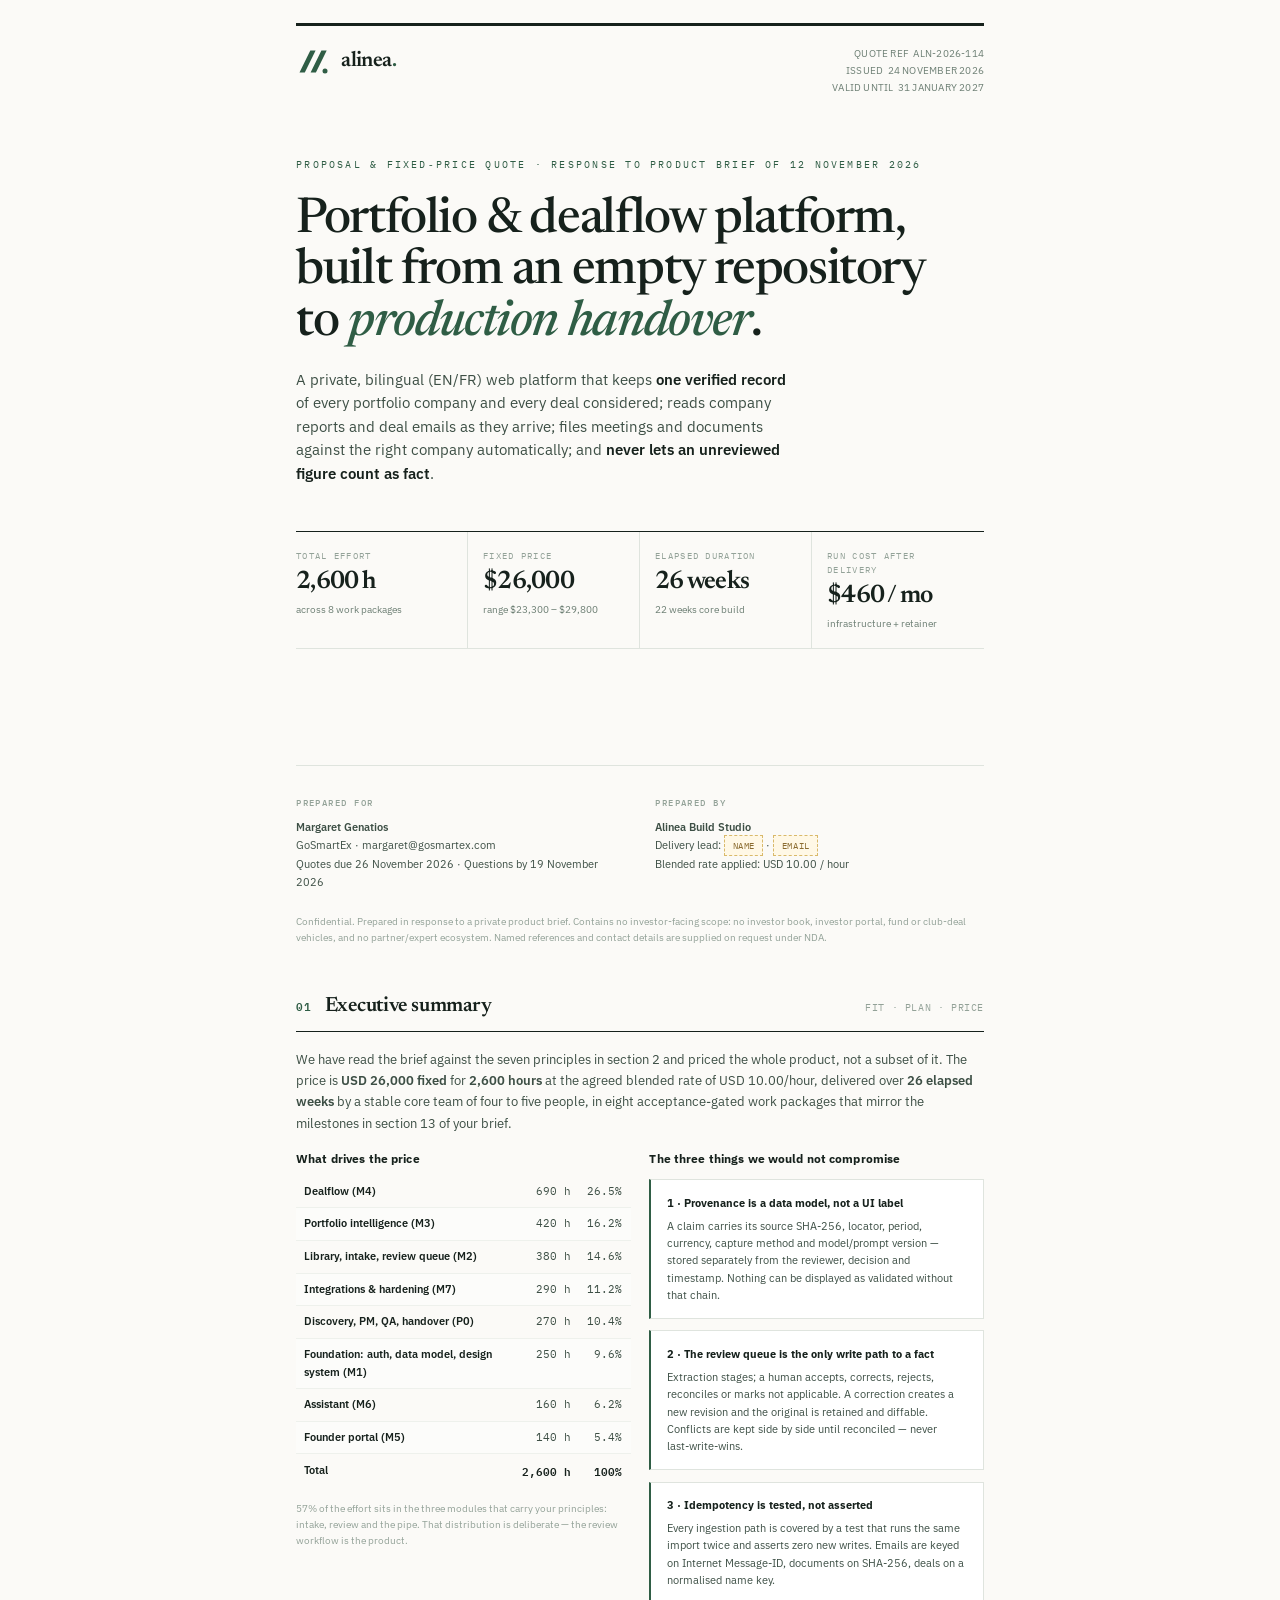
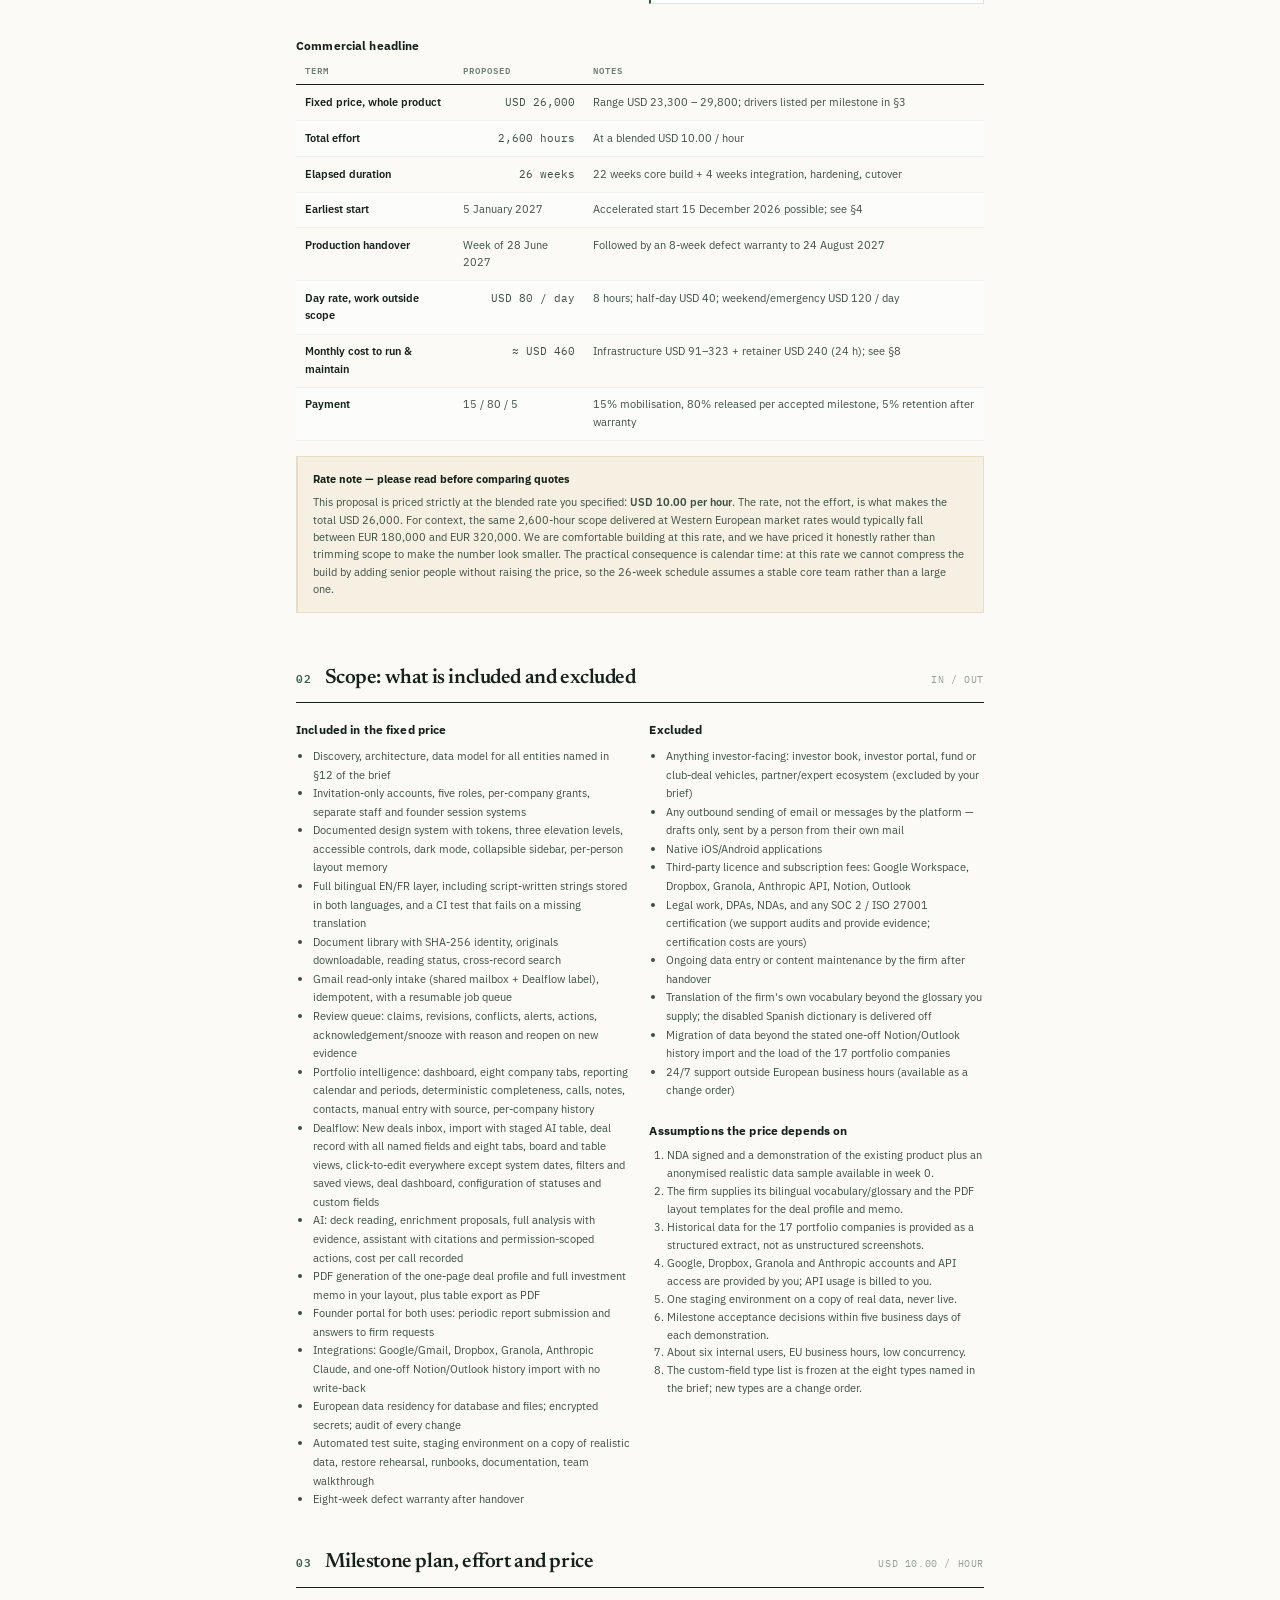
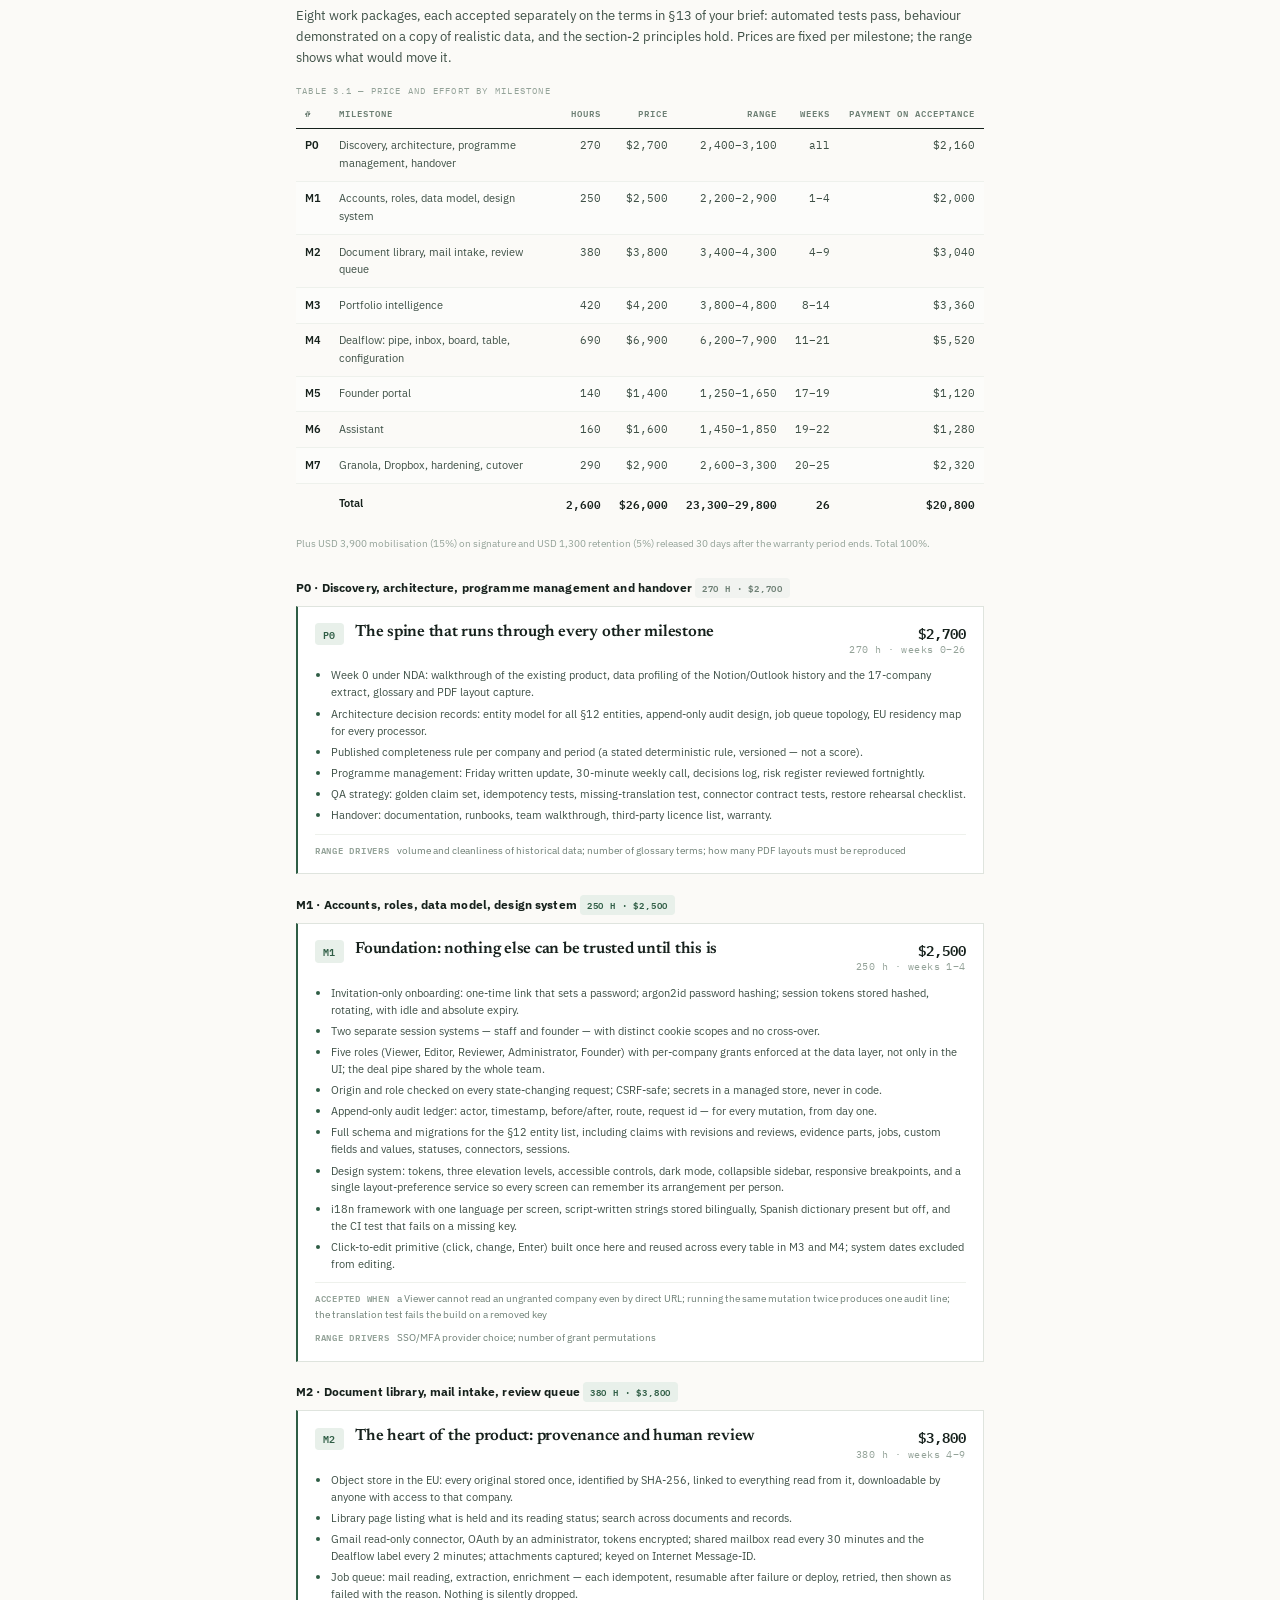
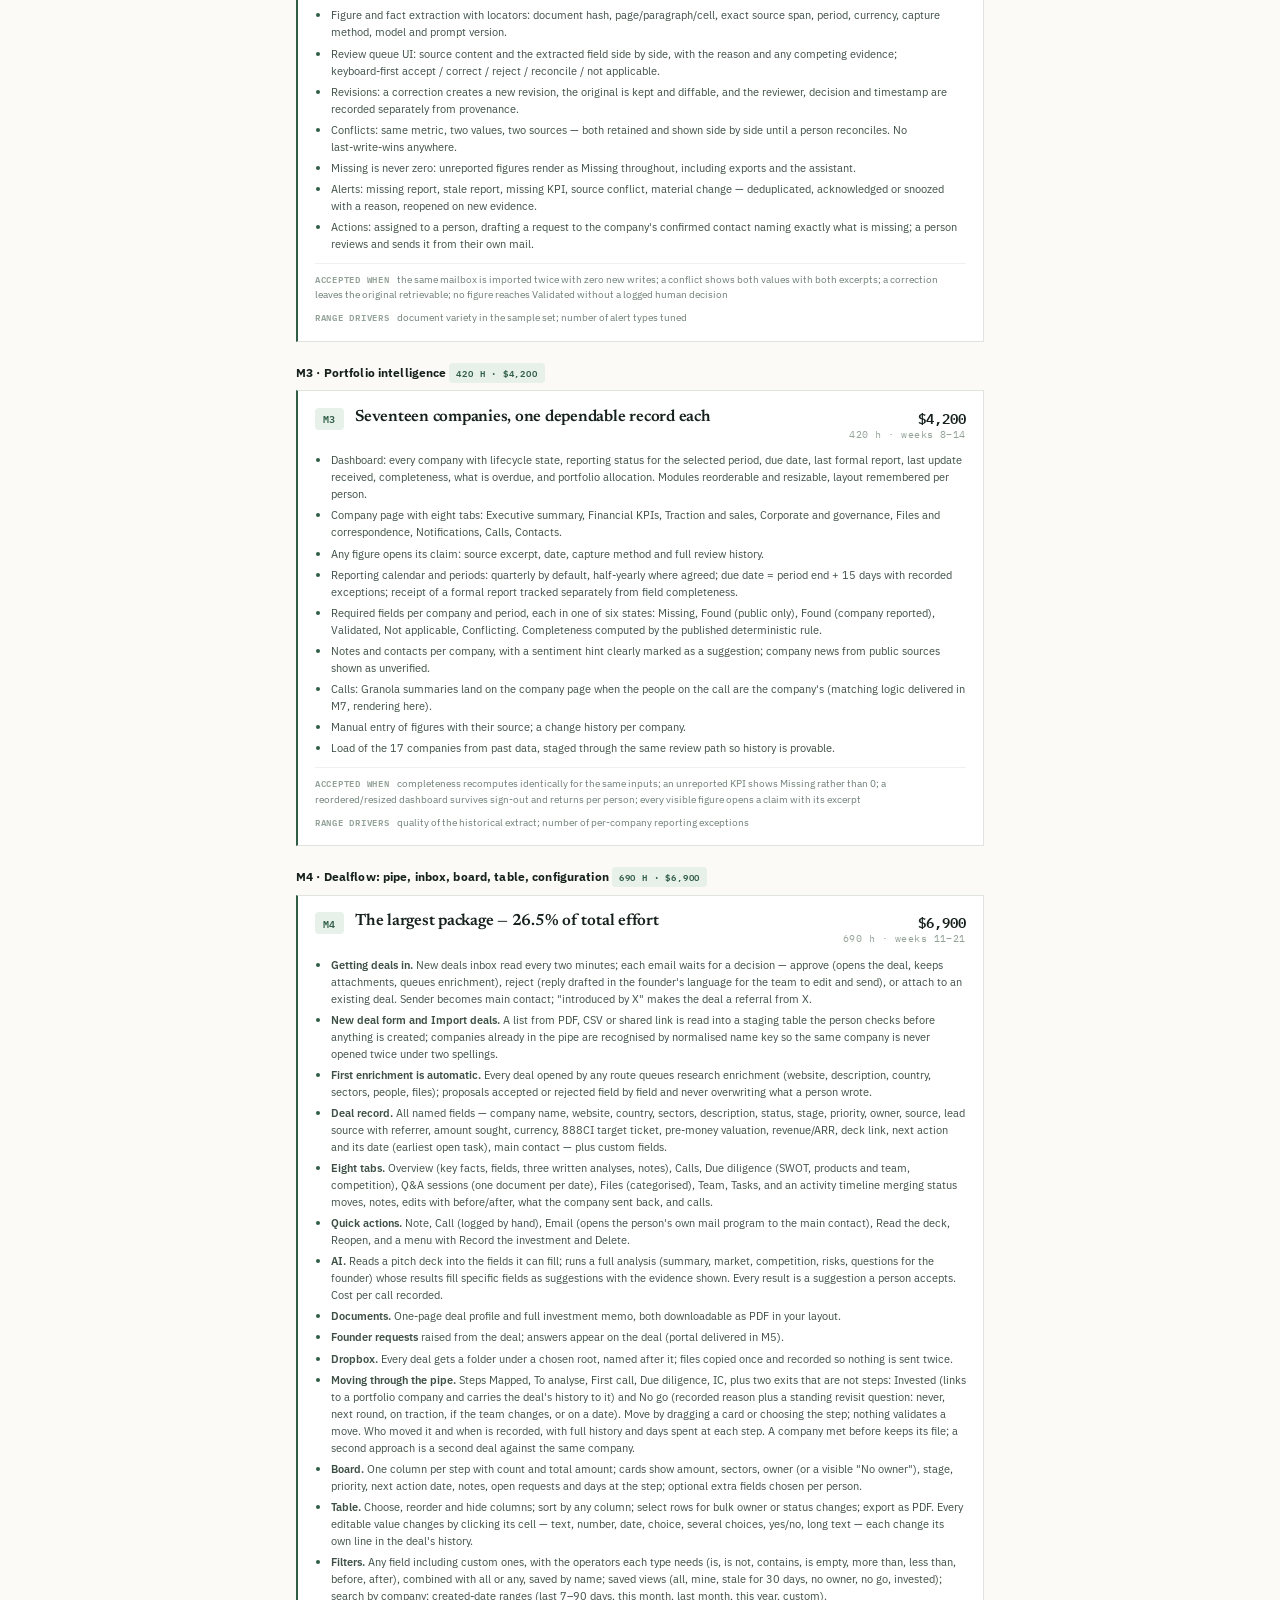
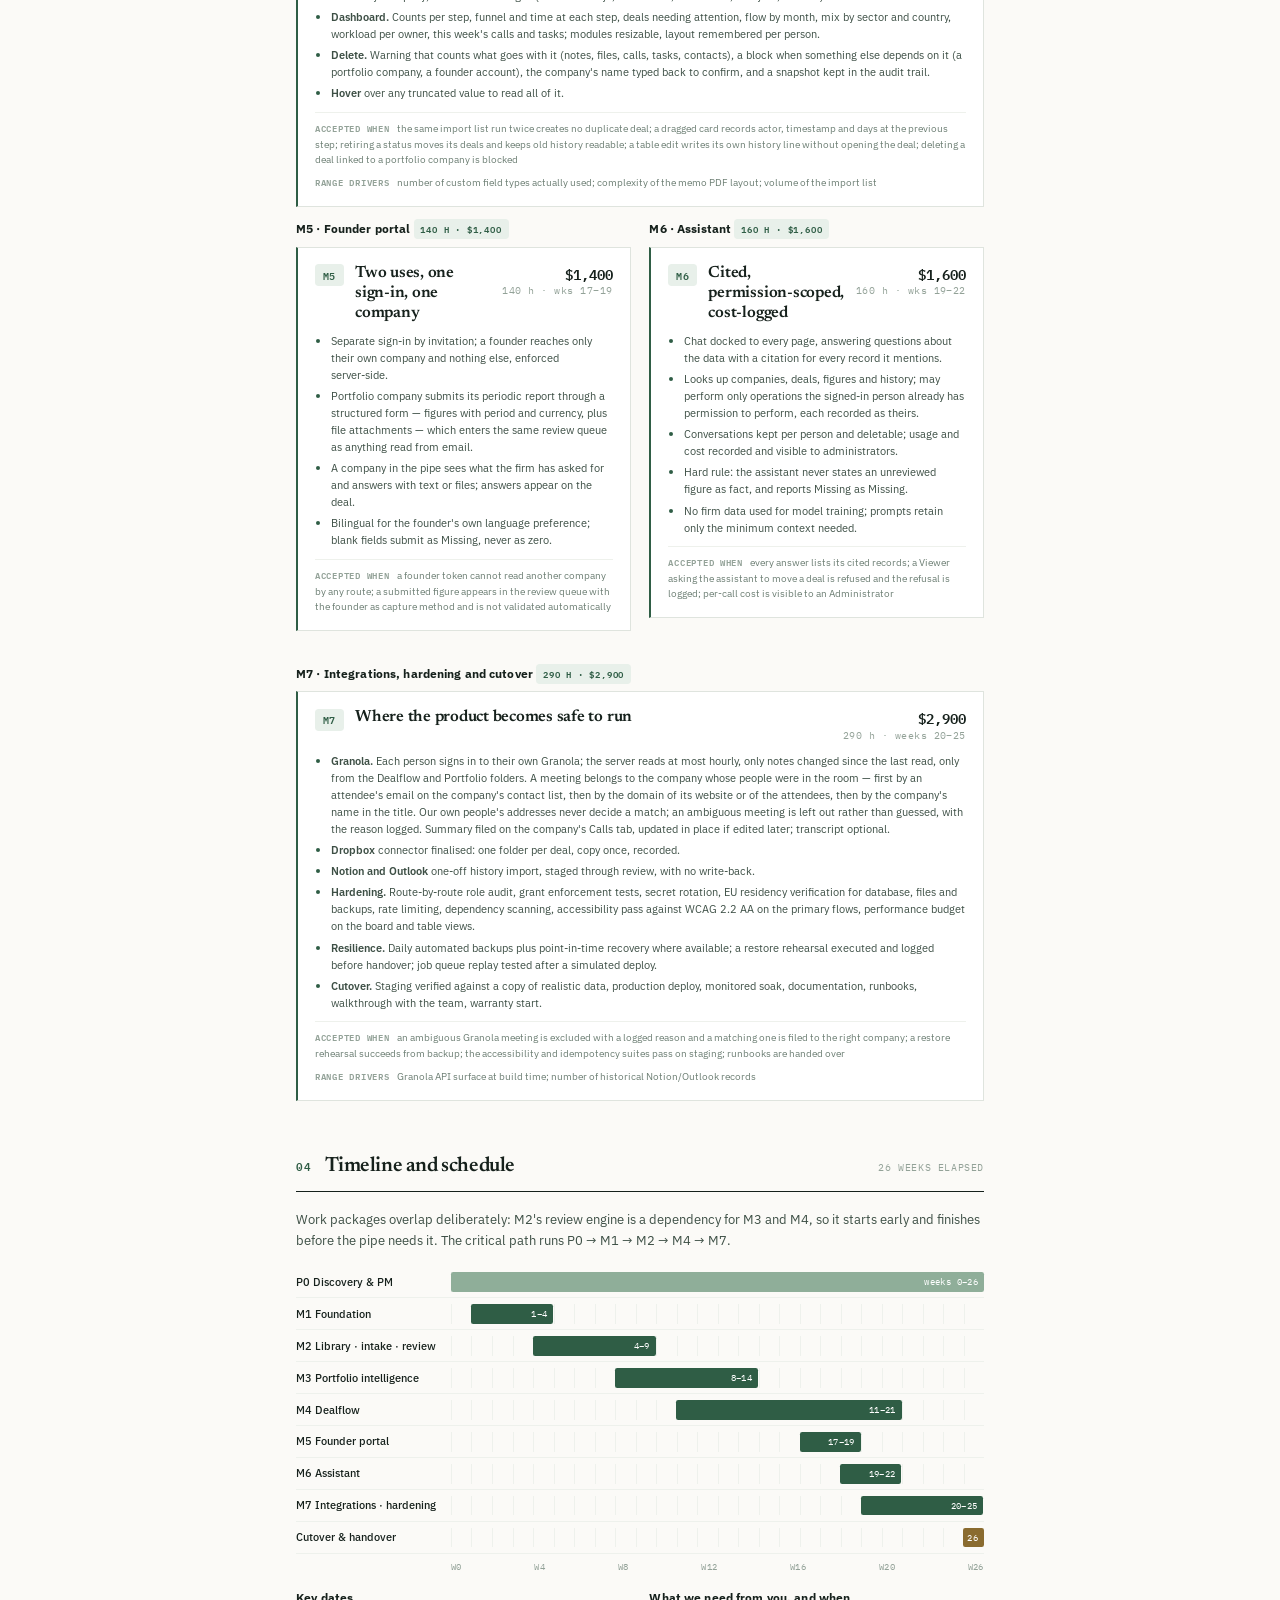
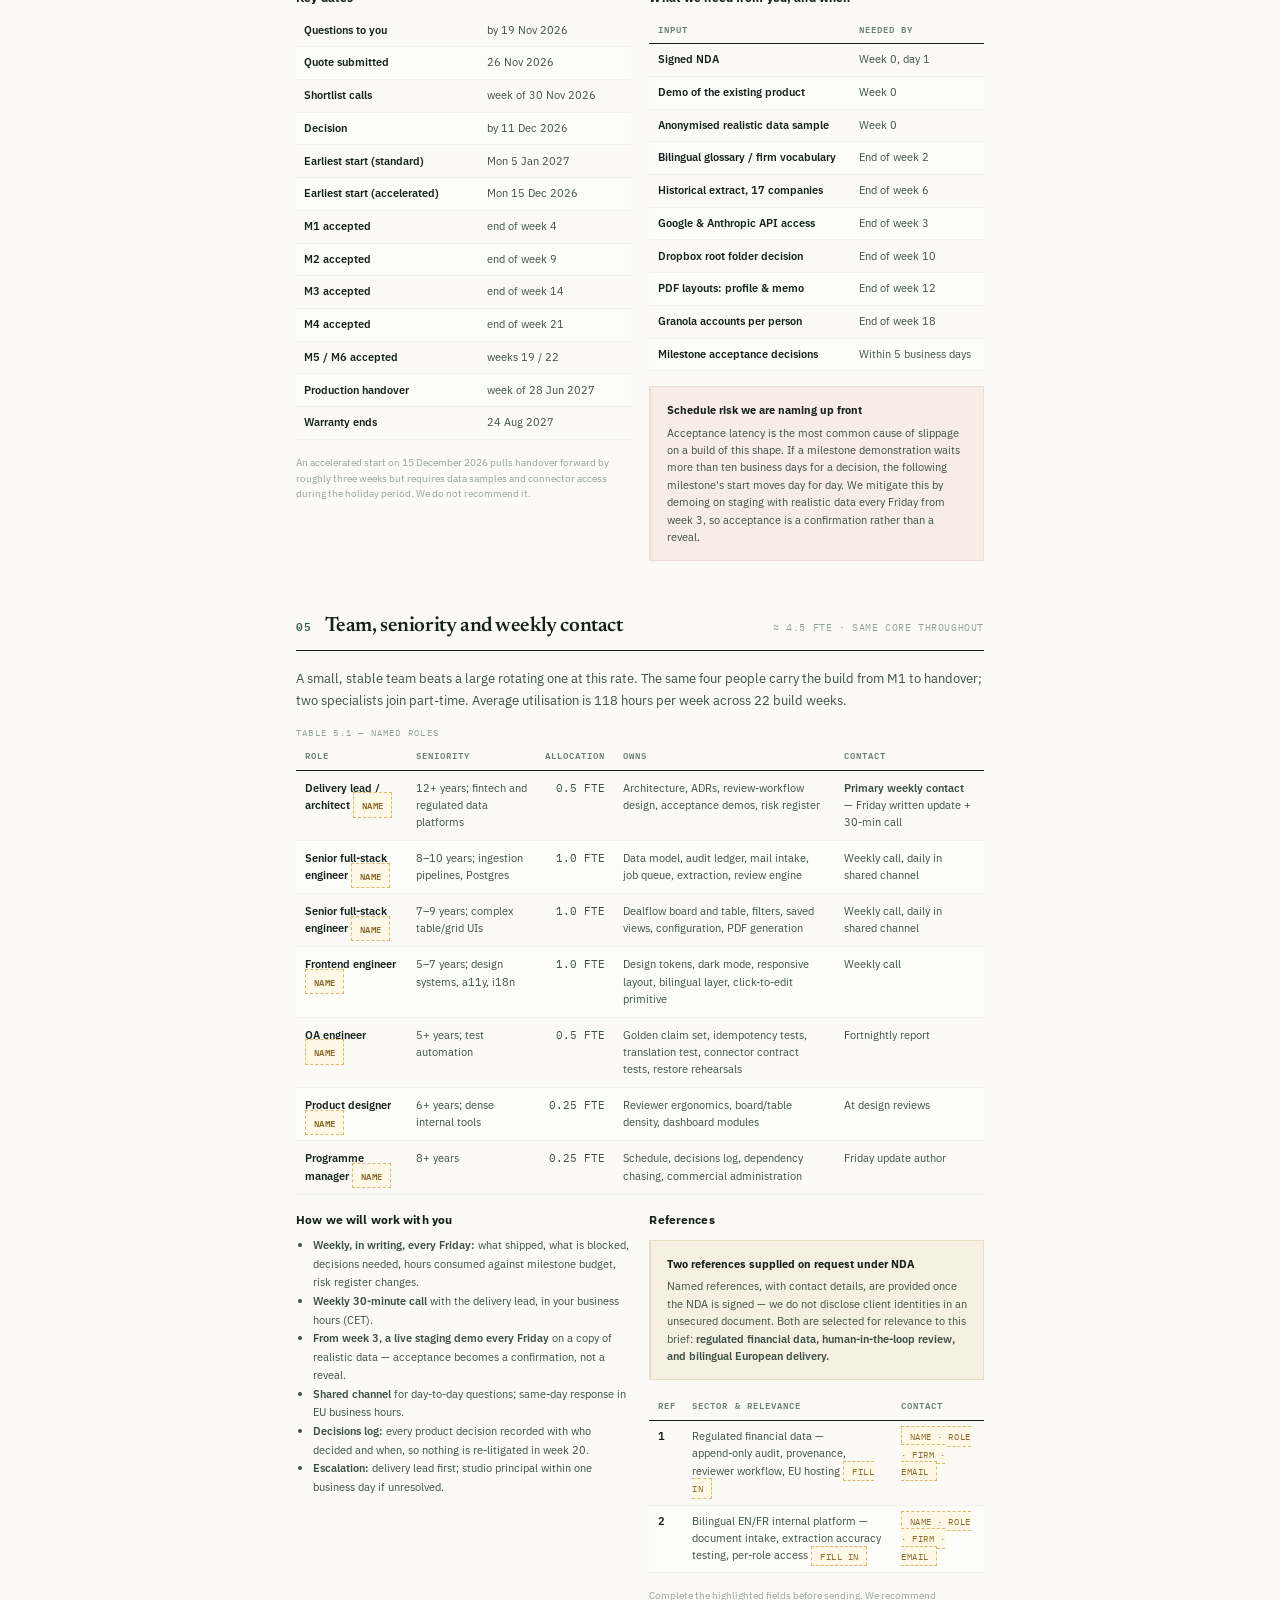
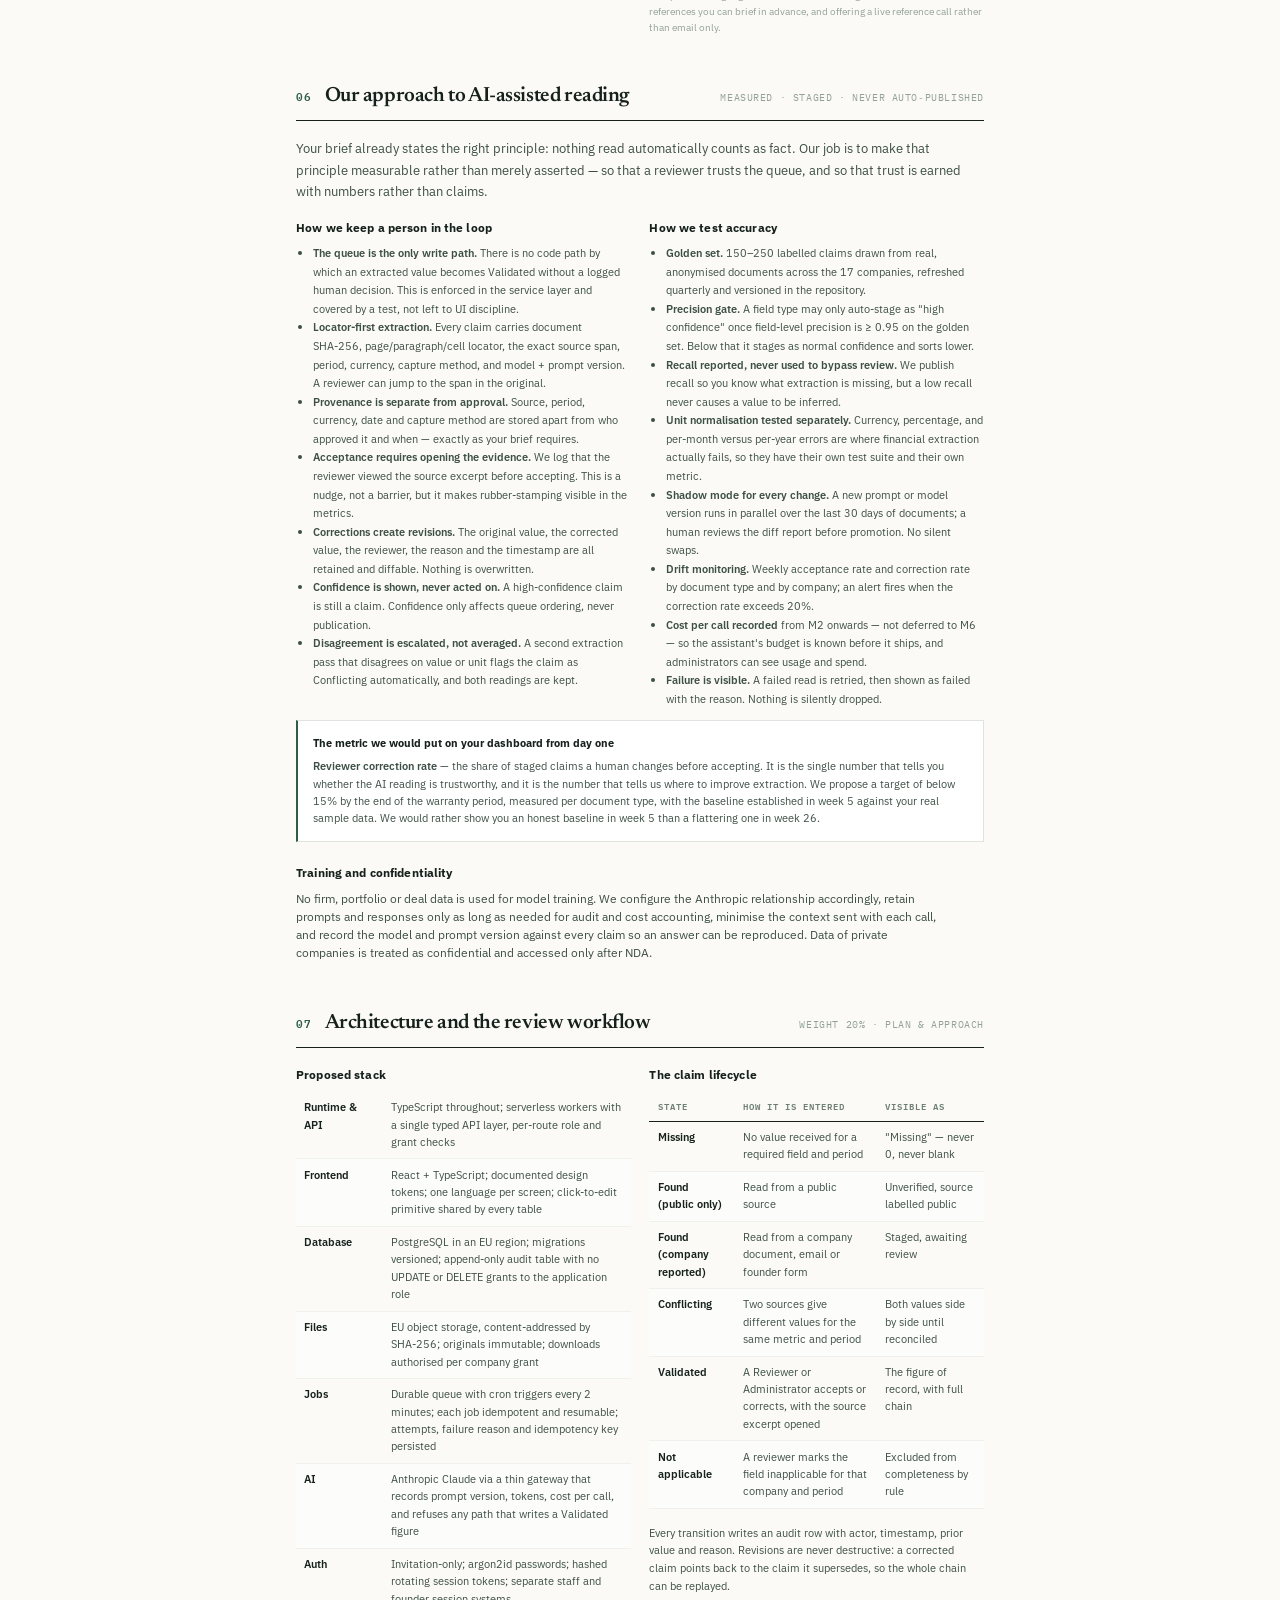
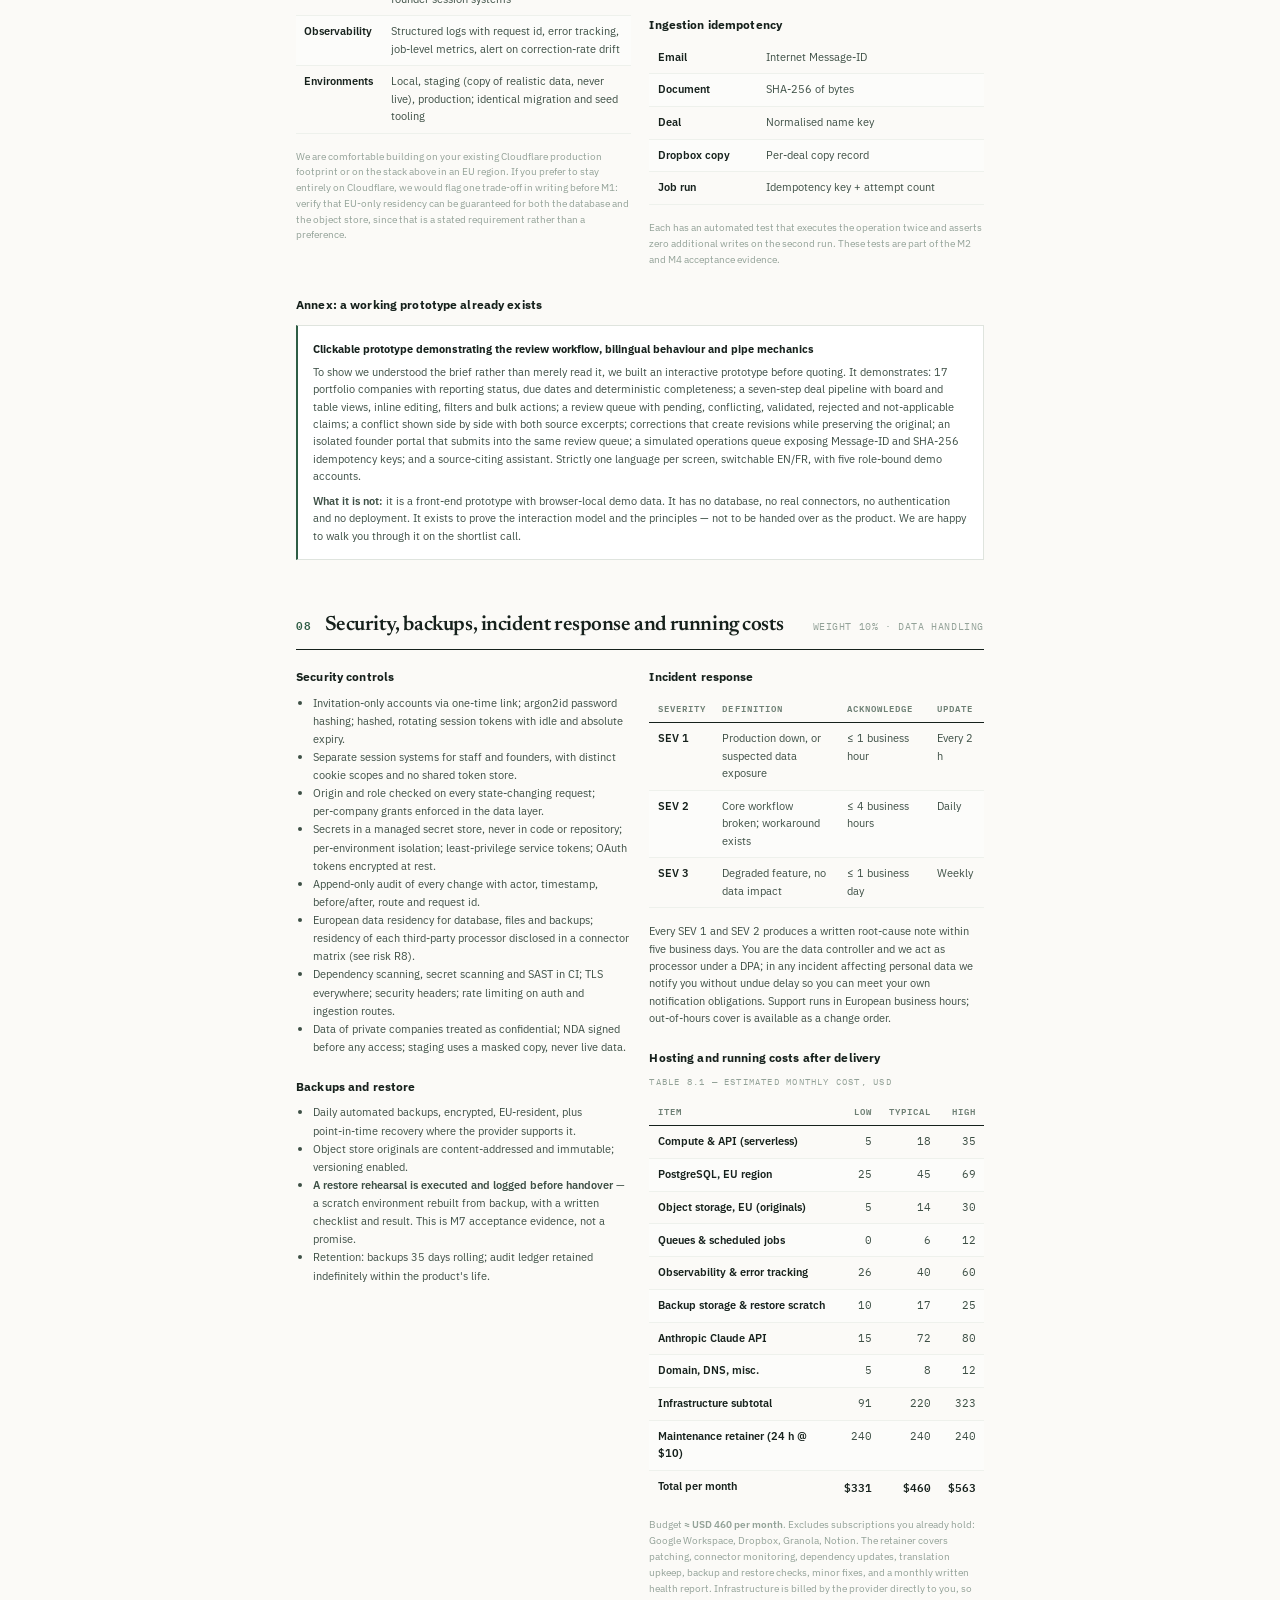
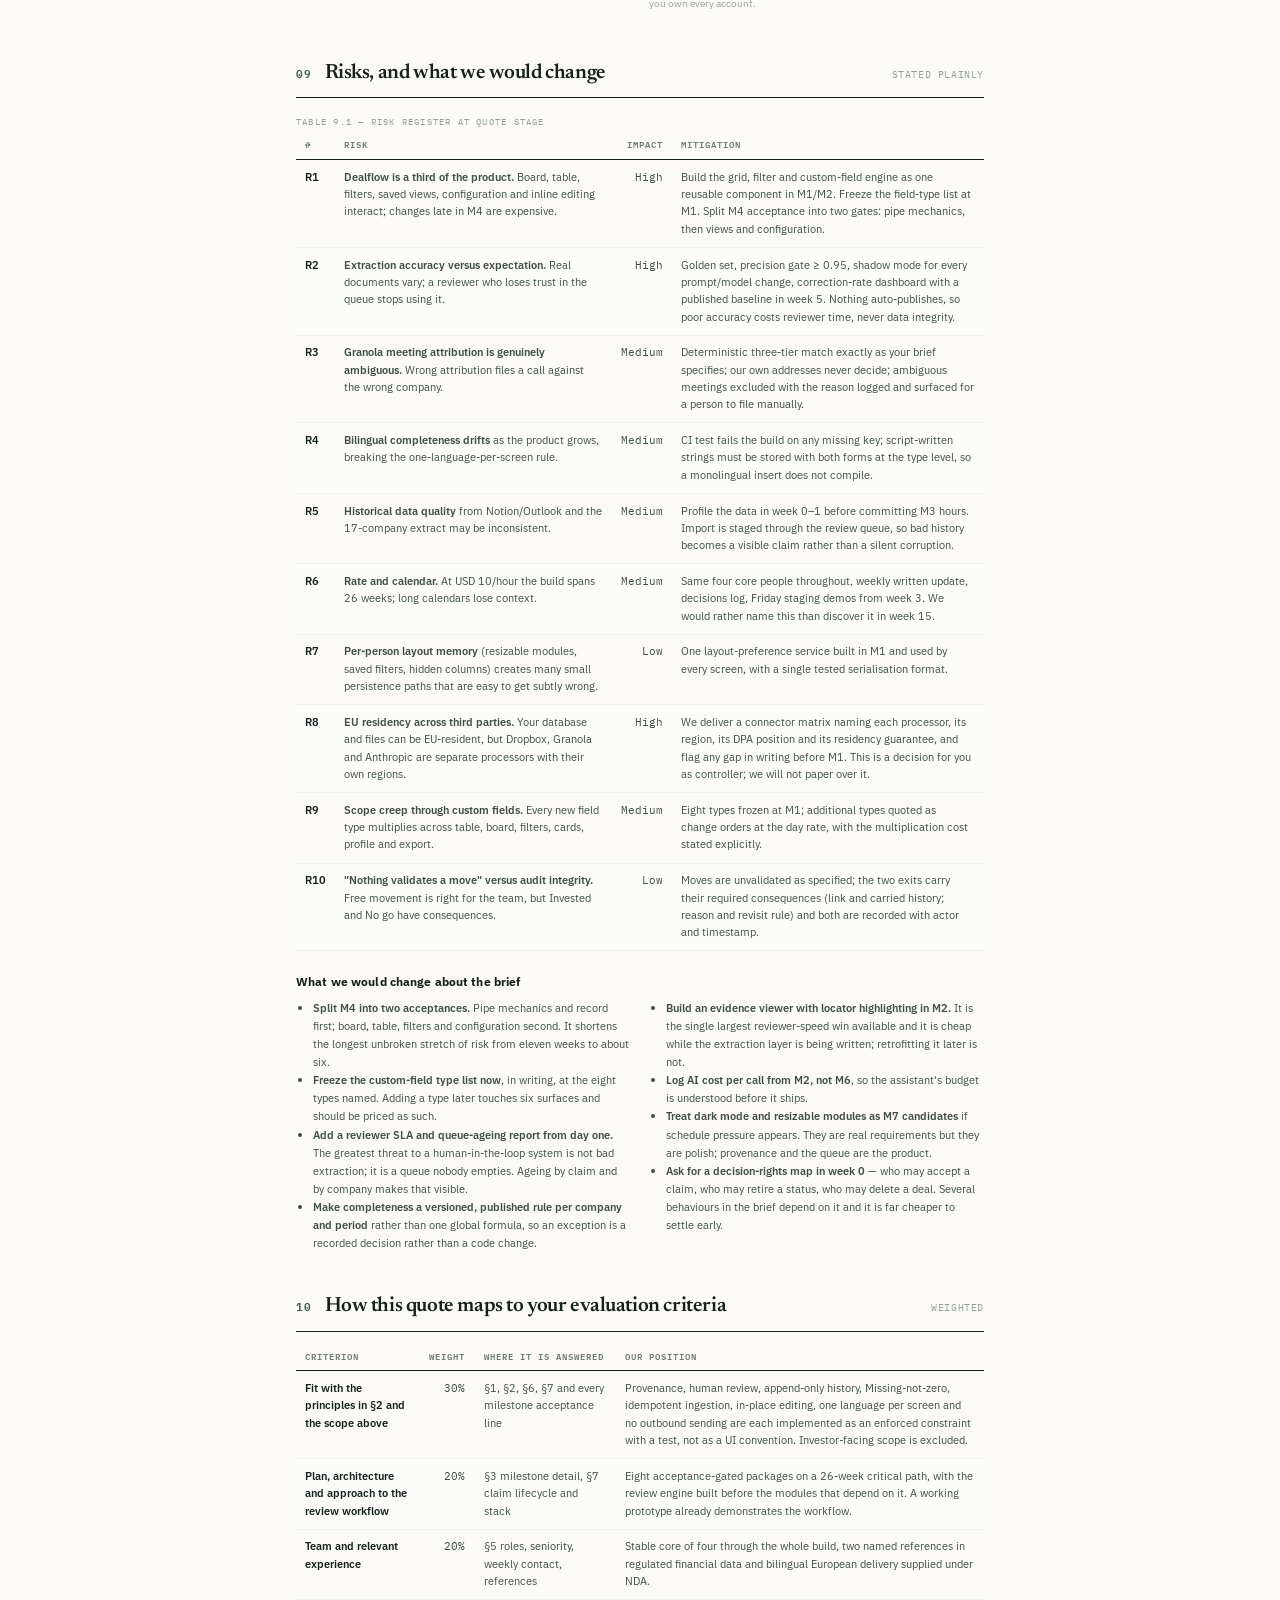
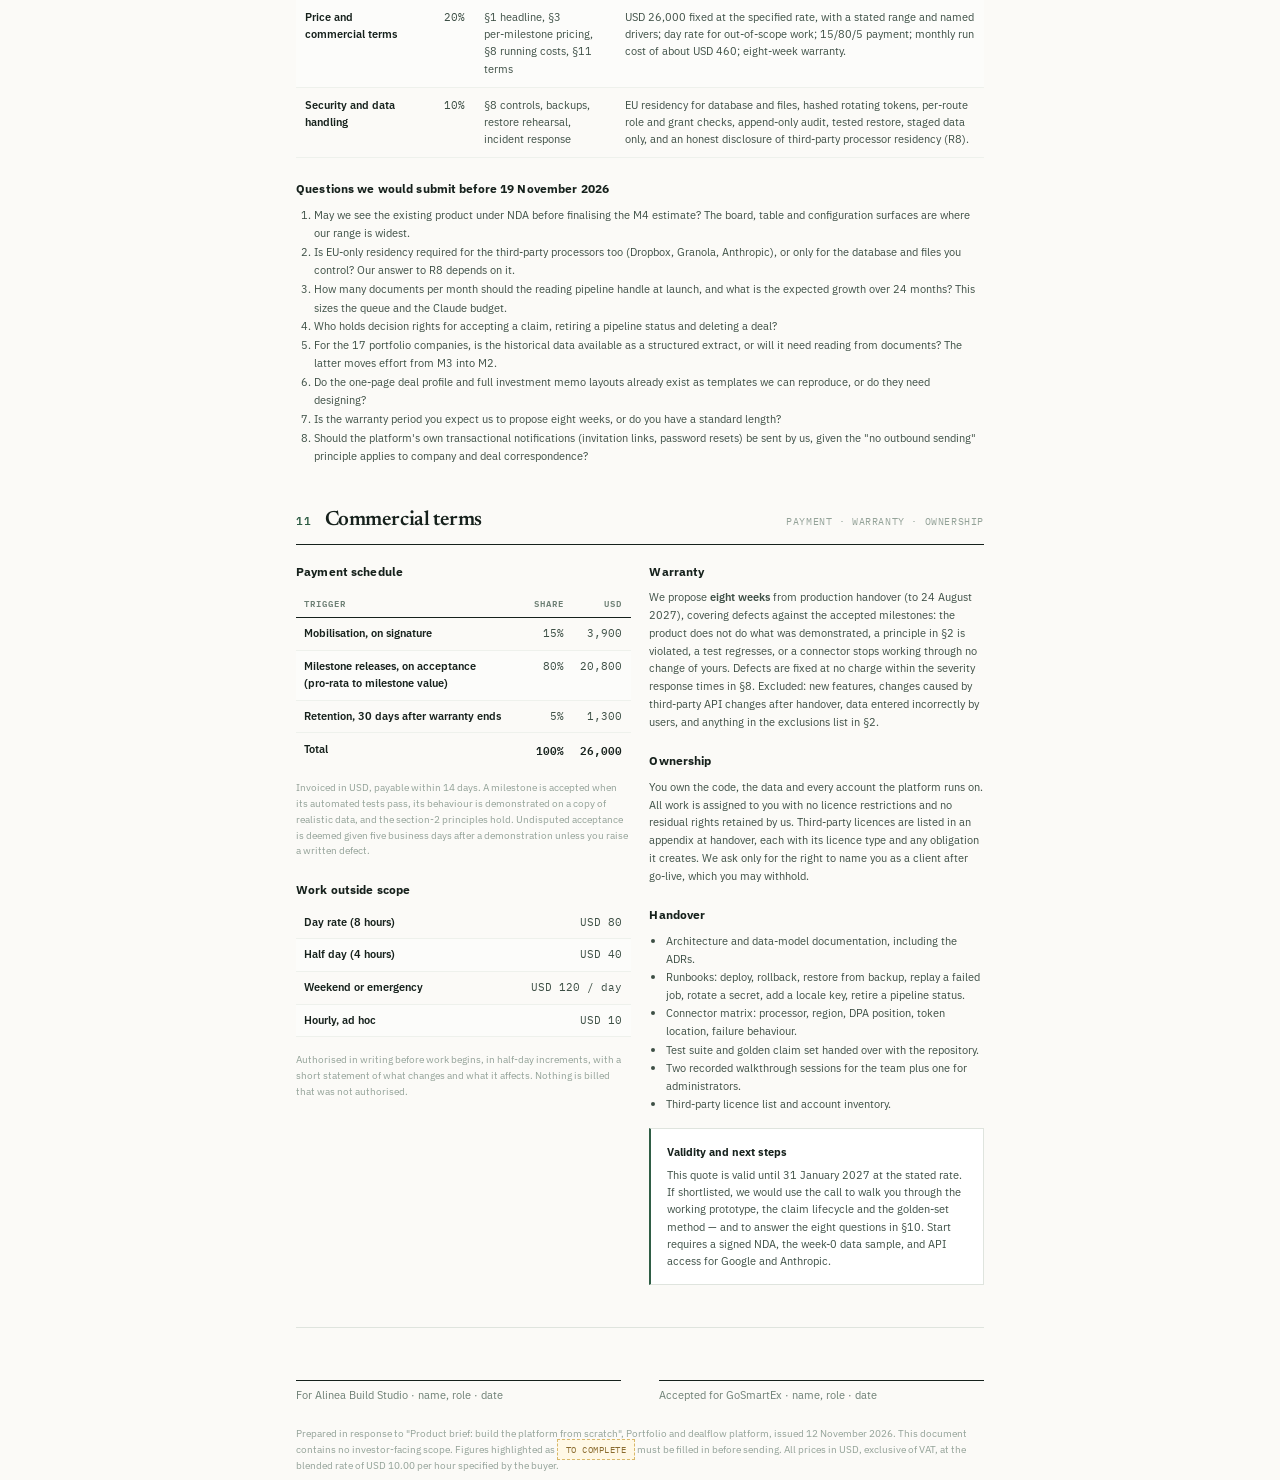
<file: proposal/proposal.html>
<!doctype html>
<html lang="en">
<head>
<meta charset="utf-8" />
<title>Proposal — Portfolio &amp; Dealflow Platform</title>
<link rel="preconnect" href="https://fonts.googleapis.com">
<link rel="preconnect" href="https://fonts.gstatic.com" crossorigin>
<link href="https://fonts.googleapis.com/css2?family=Newsreader:ital,opsz,wght@0,6..72,400;0,6..72,500;0,6..72,600;1,6..72,400&family=IBM+Plex+Sans:wght@400;500;600;700&family=IBM+Plex+Mono:wght@400;500;600&display=swap" rel="stylesheet">
<style>
  :root{
    --ink:#16211c; --ink-soft:#3d4f45; --muted:#6d7f74; --faint:#93a298;
    --paper:#fbfaf7; --card:#ffffff; --rule:#dfe4de; --rule-soft:#eef1ec;
    --accent:#2f5d45; --accent-soft:#e8f0ea; --brass:#8a6b2f; --brass-soft:#f6f0e2;
    --clay:#9c5a45; --clay-soft:#f8ece7;
  }
  *{box-sizing:border-box;}
  html,body{margin:0;padding:0;}
  body{
    font-family:'IBM Plex Sans',system-ui,sans-serif;
    color:var(--ink); background:var(--paper);
    font-size:9.6pt; line-height:1.55; -webkit-font-smoothing:antialiased;
  }
  h1,h2,h3,h4{font-family:'Newsreader',Georgia,serif; font-weight:600; color:var(--ink); margin:0;}
  p{margin:0 0 7px;}
  strong{font-weight:600;}
  code,.mono{font-family:'IBM Plex Mono',monospace;}
  a{color:var(--accent); text-decoration:none;}

  .sheet{max-width:186mm; margin:0 auto; padding:0 2mm;}

  /* ---------- Cover ---------- */
  .cover{min-height:252mm; display:flex; flex-direction:column; padding-top:6mm;}
  .cover-rule{height:3px; background:var(--ink); margin-bottom:5mm;}
  .cover-top{display:flex; justify-content:space-between; align-items:flex-start; gap:10mm; margin-bottom:16mm;}
  .monogram{display:flex; align-items:center; gap:3mm;}
  .monogram svg{width:9mm; height:9mm; color:var(--accent);}
  .monogram span{font-family:'Newsreader',serif; font-size:16pt; font-weight:600; letter-spacing:-.03em;}
  .monogram span i{color:var(--accent); font-style:normal;}
  .cover-meta{text-align:right; font-size:7.6pt; color:var(--muted); line-height:1.7; letter-spacing:.02em;}
  .cover-kicker{font-family:'IBM Plex Mono',monospace; font-size:7.6pt; letter-spacing:.22em; text-transform:uppercase; color:var(--accent); margin-bottom:6mm;}
  .cover h1{font-size:37pt; line-height:1.04; letter-spacing:-.028em; font-weight:500; margin-bottom:5mm;}
  .cover h1 em{font-style:italic; color:var(--accent);}
  .cover-lede{font-size:11pt; line-height:1.6; color:var(--ink-soft); max-width:132mm; margin-bottom:12mm;}
  .cover-lede strong{color:var(--ink);}

  .figureband{display:grid; grid-template-columns:repeat(4,1fr); border-top:1.5px solid var(--ink); border-bottom:1px solid var(--rule);}
  .figureband > div{padding:4.5mm 4mm 4.5mm 0; border-right:1px solid var(--rule);}
  .figureband > div:last-child{border-right:0;}
  .figureband > div + div{padding-left:4mm;}
  .figureband span{display:block; font-family:'IBM Plex Mono',monospace; font-size:6.9pt; letter-spacing:.14em; text-transform:uppercase; color:var(--faint); margin-bottom:1.6mm;}
  .figureband strong{display:block; font-family:'Newsreader',serif; font-size:19pt; font-weight:600; letter-spacing:-.03em; line-height:1.1;}
  .figureband em{display:block; font-style:normal; font-size:7.8pt; color:var(--muted); margin-top:1mm;}

  .cover-prepared{margin-top:auto; display:grid; grid-template-columns:1fr 1fr; gap:8mm; padding-top:8mm; border-top:1px solid var(--rule);}
  .cover-prepared h4{font-family:'IBM Plex Mono',monospace; font-size:6.9pt; letter-spacing:.16em; text-transform:uppercase; color:var(--faint); font-weight:500; margin-bottom:2mm;}
  .cover-prepared p{font-size:8.6pt; color:var(--ink-soft); margin:0; line-height:1.6;}
  .cover-foot{margin-top:6mm; font-size:7.4pt; color:var(--faint); line-height:1.6;}

  /* ---------- Sections ---------- */
  section{padding-top:2mm;}
  .sec-head{display:flex; align-items:baseline; gap:3.5mm; padding-bottom:2.2mm; margin:8mm 0 4.5mm; border-bottom:1.5px solid var(--ink);}
  .sec-num{font-family:'IBM Plex Mono',monospace; font-size:8pt; font-weight:600; color:var(--accent); letter-spacing:.06em;}
  .sec-head h2{font-size:15.5pt; letter-spacing:-.02em; font-weight:600;}
  .sec-head .sec-note{margin-left:auto; font-size:7.4pt; color:var(--faint); font-family:'IBM Plex Mono',monospace; letter-spacing:.06em;}
  h3.sub{font-family:'IBM Plex Sans',sans-serif; font-size:9.2pt; font-weight:700; letter-spacing:.01em; color:var(--ink); margin:5.5mm 0 2mm;}
  h3.sub:first-child{margin-top:0;}
  .lede{font-size:10pt; line-height:1.6; color:var(--ink-soft); margin-bottom:4mm;}

  /* ---------- Tables ---------- */
  table{width:100%; border-collapse:collapse; font-size:8.4pt; margin:2mm 0 4mm;}
  caption{caption-side:top; text-align:left; font-family:'IBM Plex Mono',monospace; font-size:7pt; letter-spacing:.13em; text-transform:uppercase; color:var(--faint); padding-bottom:2mm;}
  th{text-align:left; font-family:'IBM Plex Mono',monospace; font-size:6.9pt; font-weight:600; letter-spacing:.11em; text-transform:uppercase; color:var(--muted); padding:0 2.4mm 2mm; border-bottom:1px solid var(--ink);}
  td{padding:2.3mm 2.4mm; border-bottom:1px solid var(--rule-soft); vertical-align:top; color:var(--ink-soft);}
  tbody tr:nth-child(even) td{background:#fcfcfa;}
  td.num,th.num{text-align:right; font-family:'IBM Plex Mono',monospace; font-variant-numeric:tabular-nums; white-space:nowrap;}
  td.key{color:var(--ink); font-weight:600;}
  tfoot td{border-top:1.5px solid var(--ink); border-bottom:0; font-weight:600; color:var(--ink); background:transparent !important; padding-top:2.8mm;}
  .tbl-tight td,.tbl-tight th{padding:1.9mm 2.2mm;}

  /* ---------- Milestone blocks ---------- */
  .ms{border:1px solid var(--rule); border-left:2.5px solid var(--accent); background:var(--card); padding:4mm 4.5mm; margin-bottom:3.2mm; break-inside:avoid;}
  .ms-head{display:flex; align-items:flex-start; gap:3mm; margin-bottom:2.5mm;}
  .ms-tag{font-family:'IBM Plex Mono',monospace; font-size:7.4pt; font-weight:600; letter-spacing:.08em; color:var(--accent); background:var(--accent-soft); padding:.9mm 2mm; border-radius:1mm; white-space:nowrap; margin-top:.4mm;}
  .ms-head h3{font-family:'Newsreader',serif; font-size:12.2pt; font-weight:600; letter-spacing:-.015em; line-height:1.25;}
  .ms-figs{margin-left:auto; text-align:right; white-space:nowrap;}
  .ms-figs strong{display:block; font-family:'IBM Plex Mono',monospace; font-size:10.4pt; font-weight:600; color:var(--ink);}
  .ms-figs span{display:block; font-size:7.2pt; color:var(--faint); font-family:'IBM Plex Mono',monospace; letter-spacing:.05em;}
  .ms ul{margin:0 0 2.5mm; padding-left:4.2mm;}
  .ms li{margin-bottom:1.1mm; color:var(--ink-soft); font-size:8.5pt; line-height:1.5;}
  .ms li::marker{color:var(--accent);}
  .ms-foot{display:flex; flex-wrap:wrap; gap:2mm 5mm; padding-top:2.2mm; border-top:1px solid var(--rule-soft); font-size:7.5pt; color:var(--muted);}
  .ms-foot b{font-family:'IBM Plex Mono',monospace; font-weight:600; letter-spacing:.08em; text-transform:uppercase; color:var(--faint); font-size:6.8pt; margin-right:1.4mm;}

  /* ---------- Callouts ---------- */
  .callout{border:1px solid var(--rule); background:var(--card); padding:3.6mm 4mm; margin:3mm 0; break-inside:avoid;}
  .callout.accent{border-left:2.5px solid var(--accent);}
  .callout.brass{border-left:2.5px solid var(--brass); background:var(--brass-soft); border-color:#e8dcc2;}
  .callout.clay{border-left:2.5px solid var(--clay); background:var(--clay-soft); border-color:#ecdcd5;}
  .callout h4{font-family:'IBM Plex Sans',sans-serif; font-size:8.6pt; font-weight:700; margin-bottom:1.6mm;}
  .callout p{font-size:8.4pt; color:var(--ink-soft); margin-bottom:0; line-height:1.55;}
  .callout ul{margin:1.5mm 0 0; padding-left:4.2mm;}
  .callout li{font-size:8.4pt; color:var(--ink-soft); margin-bottom:1mm;}

  .twocol{display:grid; grid-template-columns:1fr 1fr; gap:5mm;}
  .threecol{display:grid; grid-template-columns:repeat(3,1fr); gap:3.4mm;}

  .pill{display:inline-block; font-family:'IBM Plex Mono',monospace; font-size:6.8pt; letter-spacing:.09em; text-transform:uppercase; padding:.8mm 1.8mm; border-radius:1mm; background:var(--accent-soft); color:var(--accent); font-weight:600;}
  .pill.warn{background:var(--brass-soft); color:var(--brass);}
  .pill.risk{background:var(--clay-soft); color:var(--clay);}
  .pill.neutral{background:#f1f3f0; color:var(--muted);}

  /* Schedule bar chart */
  .sched{margin:2mm 0 4mm;}
  .sched-row{display:grid; grid-template-columns:38mm 1fr; align-items:center; gap:3mm; padding:1.5mm 0; border-bottom:1px solid var(--rule-soft);}
  .sched-row > span{font-size:8pt; color:var(--ink); font-weight:500;}
  .sched-track{position:relative; height:5.2mm; background:repeating-linear-gradient(90deg,var(--rule-soft) 0 1px,transparent 1px calc(100%/26));}
  .sched-bar{position:absolute; top:0; bottom:0; background:var(--accent); border-radius:.6mm; display:flex; align-items:center; justify-content:flex-end; padding-right:1.6mm;}
  .sched-bar em{font-style:normal; font-family:'IBM Plex Mono',monospace; font-size:6.4pt; color:#fff; letter-spacing:.04em;}
  .sched-bar.soft{background:#8fae99;}
  .sched-bar.brass{background:var(--brass);}
  .sched-axis{display:grid; grid-template-columns:38mm 1fr; gap:3mm; margin-top:1.5mm;}
  .sched-axis > div{display:flex; justify-content:space-between; font-family:'IBM Plex Mono',monospace; font-size:6.4pt; color:var(--faint); letter-spacing:.05em;}

  .sig{margin-top:8mm; padding-top:5mm; border-top:1px solid var(--rule); display:grid; grid-template-columns:1fr 1fr; gap:10mm;}
  .sig p{font-size:8pt; color:var(--muted); margin:0;}
  .sig .line{height:9mm; border-bottom:1px solid var(--ink); margin-bottom:1.6mm;}

  .break{break-before:page;}
  .avoid{break-inside:avoid;}
  .fineprint{font-size:7.4pt; color:var(--faint); line-height:1.6; margin-top:2mm;}
  .todo{background:#fff8e6; border:1px dashed #d9b96a; padding:1mm 2mm; font-family:'IBM Plex Mono',monospace; font-size:6.8pt; letter-spacing:.06em; color:#8a6b2f; text-transform:uppercase;}
</style>
</head>
<body>
<div class="sheet">

<!-- ============ COVER ============ -->
<div class="cover">
  <div class="cover-rule"></div>
  <div class="cover-top">
    <div class="monogram">
      <svg viewBox="0 0 34 34" fill="none" aria-hidden="true"><path d="M3.5 27.5 14.3 5.5h5.3L8.8 27.5H3.5ZM14.6 27.5 25.4 5.5h5.3L19.9 27.5h-5.3Z" fill="currentColor"/><circle cx="29" cy="26" r="2.5" fill="currentColor"/></svg>
      <span>alinea<i>.</i></span>
    </div>
    <div class="cover-meta">
      QUOTE REF&nbsp;&nbsp;ALN&#8209;2026&#8209;114<br/>
      ISSUED&nbsp;&nbsp;24 NOVEMBER 2026<br/>
      VALID UNTIL&nbsp;&nbsp;31 JANUARY 2027
    </div>
  </div>

  <div class="cover-kicker">Proposal &amp; fixed&#8209;price quote · Response to product brief of 12 November 2026</div>
  <h1>Portfolio &amp; dealflow platform,<br/>built from an empty repository<br/>to <em>production handover</em>.</h1>
  <p class="cover-lede">A private, bilingual (EN/FR) web platform that keeps <strong>one verified record</strong> of every portfolio company and every deal considered; reads company reports and deal emails as they arrive; files meetings and documents against the right company automatically; and <strong>never lets an unreviewed figure count as fact</strong>.</p>

  <div class="figureband">
    <div><span>Total effort</span><strong>2,600 h</strong><em>across 8 work packages</em></div>
    <div><span>Fixed price</span><strong>$26,000</strong><em>range $23,300 – $29,800</em></div>
    <div><span>Elapsed duration</span><strong>26 weeks</strong><em>22 weeks core build</em></div>
    <div><span>Run cost after delivery</span><strong>$460 / mo</strong><em>infrastructure + retainer</em></div>
  </div>

  <div class="cover-prepared">
    <div>
      <h4>Prepared for</h4>
      <p><strong>Margaret Genatios</strong><br/>GoSmartEx · margaret@gosmartex.com<br/>Quotes due 26 November 2026 · Questions by 19 November 2026</p>
    </div>
    <div>
      <h4>Prepared by</h4>
      <p><strong>Alinea Build Studio</strong><br/>Delivery lead: <span class="todo">Name</span> · <span class="todo">email</span><br/>Blended rate applied: USD 10.00 / hour</p>
    </div>
  </div>

  <p class="cover-foot">Confidential. Prepared in response to a private product brief. Contains no investor&#8209;facing scope: no investor book, investor portal, fund or club&#8209;deal vehicles, and no partner/expert ecosystem. Named references and contact details are supplied on request under NDA.</p>
</div>

<!-- ============ 1. SUMMARY ============ -->
<section class="break">
  <div class="sec-head"><span class="sec-num">01</span><h2>Executive summary</h2><span class="sec-note">FIT · PLAN · PRICE</span></div>

  <p class="lede">We have read the brief against the seven principles in section 2 and priced the whole product, not a subset of it. The price is <strong>USD 26,000 fixed</strong> for <strong>2,600 hours</strong> at the agreed blended rate of USD 10.00/hour, delivered over <strong>26 elapsed weeks</strong> by a stable core team of four to five people, in eight acceptance&#8209;gated work packages that mirror the milestones in section 13 of your brief.</p>

  <div class="twocol">
    <div>
      <h3 class="sub">What drives the price</h3>
      <table class="tbl-tight">
        <tbody>
          <tr><td class="key">Dealflow (M4)</td><td class="num">690 h</td><td class="num">26.5%</td></tr>
          <tr><td class="key">Portfolio intelligence (M3)</td><td class="num">420 h</td><td class="num">16.2%</td></tr>
          <tr><td class="key">Library, intake, review queue (M2)</td><td class="num">380 h</td><td class="num">14.6%</td></tr>
          <tr><td class="key">Integrations &amp; hardening (M7)</td><td class="num">290 h</td><td class="num">11.2%</td></tr>
          <tr><td class="key">Discovery, PM, QA, handover (P0)</td><td class="num">270 h</td><td class="num">10.4%</td></tr>
          <tr><td class="key">Foundation: auth, data model, design system (M1)</td><td class="num">250 h</td><td class="num">9.6%</td></tr>
          <tr><td class="key">Assistant (M6)</td><td class="num">160 h</td><td class="num">6.2%</td></tr>
          <tr><td class="key">Founder portal (M5)</td><td class="num">140 h</td><td class="num">5.4%</td></tr>
        </tbody>
        <tfoot><tr><td>Total</td><td class="num">2,600 h</td><td class="num">100%</td></tr></tfoot>
      </table>
      <p class="fineprint">57% of the effort sits in the three modules that carry your principles: intake, review and the pipe. That distribution is deliberate — the review workflow is the product.</p>
    </div>
    <div>
      <h3 class="sub">The three things we would not compromise</h3>
      <div class="callout accent">
        <h4>1 · Provenance is a data model, not a UI label</h4>
        <p>A claim carries its source SHA&#8209;256, locator, period, currency, capture method and model/prompt version — stored separately from the reviewer, decision and timestamp. Nothing can be displayed as validated without that chain.</p>
      </div>
      <div class="callout accent">
        <h4>2 · The review queue is the only write path to a fact</h4>
        <p>Extraction stages; a human accepts, corrects, rejects, reconciles or marks not applicable. A correction creates a new revision and the original is retained and diffable. Conflicts are kept side by side until reconciled — never last&#8209;write&#8209;wins.</p>
      </div>
      <div class="callout accent">
        <h4>3 · Idempotency is tested, not asserted</h4>
        <p>Every ingestion path is covered by a test that runs the same import twice and asserts zero new writes. Emails are keyed on Internet Message&#8209;ID, documents on SHA&#8209;256, deals on a normalised name key.</p>
      </div>
    </div>
  </div>

  <h3 class="sub">Commercial headline</h3>
  <table>
    <thead><tr><th>Term</th><th>Proposed</th><th>Notes</th></tr></thead>
    <tbody>
      <tr><td class="key">Fixed price, whole product</td><td class="num">USD 26,000</td><td>Range USD 23,300 – 29,800; drivers listed per milestone in §3</td></tr>
      <tr><td class="key">Total effort</td><td class="num">2,600 hours</td><td>At a blended USD 10.00 / hour</td></tr>
      <tr><td class="key">Elapsed duration</td><td class="num">26 weeks</td><td>22 weeks core build + 4 weeks integration, hardening, cutover</td></tr>
      <tr><td class="key">Earliest start</td><td>5 January 2027</td><td>Accelerated start 15 December 2026 possible; see §4</td></tr>
      <tr><td class="key">Production handover</td><td>Week of 28 June 2027</td><td>Followed by an 8&#8209;week defect warranty to 24 August 2027</td></tr>
      <tr><td class="key">Day rate, work outside scope</td><td class="num">USD 80 / day</td><td>8 hours; half&#8209;day USD 40; weekend/emergency USD 120 / day</td></tr>
      <tr><td class="key">Monthly cost to run &amp; maintain</td><td class="num">≈ USD 460</td><td>Infrastructure USD 91–323 + retainer USD 240 (24 h); see §8</td></tr>
      <tr><td class="key">Payment</td><td>15 / 80 / 5</td><td>15% mobilisation, 80% released per accepted milestone, 5% retention after warranty</td></tr>
    </tbody>
  </table>

  <div class="callout brass">
    <h4>Rate note — please read before comparing quotes</h4>
    <p>This proposal is priced strictly at the blended rate you specified: <strong>USD 10.00 per hour</strong>. The rate, not the effort, is what makes the total USD 26,000. For context, the same 2,600&#8209;hour scope delivered at Western European market rates would typically fall between EUR 180,000 and EUR 320,000. We are comfortable building at this rate, and we have priced it honestly rather than trimming scope to make the number look smaller. The practical consequence is calendar time: at this rate we cannot compress the build by adding senior people without raising the price, so the 26&#8209;week schedule assumes a stable core team rather than a large one.</p>
  </div>
</section>

<!-- ============ 2. SCOPE ============ -->
<section>
  <div class="sec-head"><span class="sec-num">02</span><h2>Scope: what is included and excluded</h2><span class="sec-note">IN / OUT</span></div>

  <div class="twocol">
    <div>
      <h3 class="sub">Included in the fixed price</h3>
      <ul style="margin:0; padding-left:4.4mm; font-size:8.6pt; color:var(--ink-soft); line-height:1.62;">
        <li>Discovery, architecture, data model for all entities named in §12 of the brief</li>
        <li>Invitation&#8209;only accounts, five roles, per&#8209;company grants, separate staff and founder session systems</li>
        <li>Documented design system with tokens, three elevation levels, accessible controls, dark mode, collapsible sidebar, per&#8209;person layout memory</li>
        <li>Full bilingual EN/FR layer, including script&#8209;written strings stored in both languages, and a CI test that fails on a missing translation</li>
        <li>Document library with SHA&#8209;256 identity, originals downloadable, reading status, cross&#8209;record search</li>
        <li>Gmail read&#8209;only intake (shared mailbox + Dealflow label), idempotent, with a resumable job queue</li>
        <li>Review queue: claims, revisions, conflicts, alerts, actions, acknowledgement/snooze with reason and reopen on new evidence</li>
        <li>Portfolio intelligence: dashboard, eight company tabs, reporting calendar and periods, deterministic completeness, calls, notes, contacts, manual entry with source, per&#8209;company history</li>
        <li>Dealflow: New deals inbox, import with staged AI table, deal record with all named fields and eight tabs, board and table views, click&#8209;to&#8209;edit everywhere except system dates, filters and saved views, deal dashboard, configuration of statuses and custom fields</li>
        <li>AI: deck reading, enrichment proposals, full analysis with evidence, assistant with citations and permission&#8209;scoped actions, cost per call recorded</li>
        <li>PDF generation of the one&#8209;page deal profile and full investment memo in your layout, plus table export as PDF</li>
        <li>Founder portal for both uses: periodic report submission and answers to firm requests</li>
        <li>Integrations: Google/Gmail, Dropbox, Granola, Anthropic Claude, and one&#8209;off Notion/Outlook history import with no write&#8209;back</li>
        <li>European data residency for database and files; encrypted secrets; audit of every change</li>
        <li>Automated test suite, staging environment on a copy of realistic data, restore rehearsal, runbooks, documentation, team walkthrough</li>
        <li>Eight&#8209;week defect warranty after handover</li>
      </ul>
    </div>
    <div>
      <h3 class="sub">Excluded</h3>
      <ul style="margin:0; padding-left:4.4mm; font-size:8.6pt; color:var(--ink-soft); line-height:1.62;">
        <li>Anything investor&#8209;facing: investor book, investor portal, fund or club&#8209;deal vehicles, partner/expert ecosystem (excluded by your brief)</li>
        <li>Any outbound sending of email or messages by the platform — drafts only, sent by a person from their own mail</li>
        <li>Native iOS/Android applications</li>
        <li>Third&#8209;party licence and subscription fees: Google Workspace, Dropbox, Granola, Anthropic API, Notion, Outlook</li>
        <li>Legal work, DPAs, NDAs, and any SOC 2 / ISO 27001 certification (we support audits and provide evidence; certification costs are yours)</li>
        <li>Ongoing data entry or content maintenance by the firm after handover</li>
        <li>Translation of the firm's own vocabulary beyond the glossary you supply; the disabled Spanish dictionary is delivered off</li>
        <li>Migration of data beyond the stated one&#8209;off Notion/Outlook history import and the load of the 17 portfolio companies</li>
        <li>24/7 support outside European business hours (available as a change order)</li>
      </ul>

      <h3 class="sub">Assumptions the price depends on</h3>
      <ol style="margin:0; padding-left:4.6mm; font-size:8.4pt; color:var(--ink-soft); line-height:1.6;">
        <li>NDA signed and a demonstration of the existing product plus an anonymised realistic data sample available in week 0.</li>
        <li>The firm supplies its bilingual vocabulary/glossary and the PDF layout templates for the deal profile and memo.</li>
        <li>Historical data for the 17 portfolio companies is provided as a structured extract, not as unstructured screenshots.</li>
        <li>Google, Dropbox, Granola and Anthropic accounts and API access are provided by you; API usage is billed to you.</li>
        <li>One staging environment on a copy of real data, never live.</li>
        <li>Milestone acceptance decisions within five business days of each demonstration.</li>
        <li>About six internal users, EU business hours, low concurrency.</li>
        <li>The custom&#8209;field type list is frozen at the eight types named in the brief; new types are a change order.</li>
      </ol>
    </div>
  </div>
</section>

<!-- ============ 3. MILESTONES ============ -->
<section class="break">
  <div class="sec-head"><span class="sec-num">03</span><h2>Milestone plan, effort and price</h2><span class="sec-note">USD 10.00 / HOUR</span></div>
  <p class="lede">Eight work packages, each accepted separately on the terms in §13 of your brief: automated tests pass, behaviour demonstrated on a copy of realistic data, and the section&#8209;2 principles hold. Prices are fixed per milestone; the range shows what would move it.</p>

  <table class="avoid">
    <caption>Table 3.1 — Price and effort by milestone</caption>
    <thead><tr><th>#</th><th>Milestone</th><th class="num">Hours</th><th class="num">Price</th><th class="num">Range</th><th class="num">Weeks</th><th class="num">Payment on acceptance</th></tr></thead>
    <tbody>
      <tr><td class="key">P0</td><td>Discovery, architecture, programme management, handover</td><td class="num">270</td><td class="num">$2,700</td><td class="num">2,400–3,100</td><td class="num">all</td><td class="num">$2,160</td></tr>
      <tr><td class="key">M1</td><td>Accounts, roles, data model, design system</td><td class="num">250</td><td class="num">$2,500</td><td class="num">2,200–2,900</td><td class="num">1–4</td><td class="num">$2,000</td></tr>
      <tr><td class="key">M2</td><td>Document library, mail intake, review queue</td><td class="num">380</td><td class="num">$3,800</td><td class="num">3,400–4,300</td><td class="num">4–9</td><td class="num">$3,040</td></tr>
      <tr><td class="key">M3</td><td>Portfolio intelligence</td><td class="num">420</td><td class="num">$4,200</td><td class="num">3,800–4,800</td><td class="num">8–14</td><td class="num">$3,360</td></tr>
      <tr><td class="key">M4</td><td>Dealflow: pipe, inbox, board, table, configuration</td><td class="num">690</td><td class="num">$6,900</td><td class="num">6,200–7,900</td><td class="num">11–21</td><td class="num">$5,520</td></tr>
      <tr><td class="key">M5</td><td>Founder portal</td><td class="num">140</td><td class="num">$1,400</td><td class="num">1,250–1,650</td><td class="num">17–19</td><td class="num">$1,120</td></tr>
      <tr><td class="key">M6</td><td>Assistant</td><td class="num">160</td><td class="num">$1,600</td><td class="num">1,450–1,850</td><td class="num">19–22</td><td class="num">$1,280</td></tr>
      <tr><td class="key">M7</td><td>Granola, Dropbox, hardening, cutover</td><td class="num">290</td><td class="num">$2,900</td><td class="num">2,600–3,300</td><td class="num">20–25</td><td class="num">$2,320</td></tr>
    </tbody>
    <tfoot><tr><td></td><td>Total</td><td class="num">2,600</td><td class="num">$26,000</td><td class="num">23,300–29,800</td><td class="num">26</td><td class="num">$20,800</td></tr></tfoot>
  </table>
  <p class="fineprint">Plus USD 3,900 mobilisation (15%) on signature and USD 1,300 retention (5%) released 30 days after the warranty period ends. Total 100%.</p>

  <h3 class="sub" style="margin-top:7mm;">P0 · Discovery, architecture, programme management and handover <span class="pill neutral">270 h · $2,700</span></h3>
  <div class="ms">
    <div class="ms-head"><span class="ms-tag">P0</span><h3>The spine that runs through every other milestone</h3><div class="ms-figs"><strong>$2,700</strong><span>270 h · weeks 0–26</span></div></div>
    <ul>
      <li>Week 0 under NDA: walkthrough of the existing product, data profiling of the Notion/Outlook history and the 17&#8209;company extract, glossary and PDF layout capture.</li>
      <li>Architecture decision records: entity model for all §12 entities, append&#8209;only audit design, job queue topology, EU residency map for every processor.</li>
      <li>Published completeness rule per company and period (a stated deterministic rule, versioned — not a score).</li>
      <li>Programme management: Friday written update, 30&#8209;minute weekly call, decisions log, risk register reviewed fortnightly.</li>
      <li>QA strategy: golden claim set, idempotency tests, missing&#8209;translation test, connector contract tests, restore rehearsal checklist.</li>
      <li>Handover: documentation, runbooks, team walkthrough, third&#8209;party licence list, warranty.</li>
    </ul>
    <div class="ms-foot"><span><b>Range drivers</b> volume and cleanliness of historical data; number of glossary terms; how many PDF layouts must be reproduced</span></div>
  </div>

  <h3 class="sub">M1 · Accounts, roles, data model, design system <span class="pill">250 h · $2,500</span></h3>
  <div class="ms">
    <div class="ms-head"><span class="ms-tag">M1</span><h3>Foundation: nothing else can be trusted until this is</h3><div class="ms-figs"><strong>$2,500</strong><span>250 h · weeks 1–4</span></div></div>
    <ul>
      <li>Invitation&#8209;only onboarding: one&#8209;time link that sets a password; argon2id password hashing; session tokens stored hashed, rotating, with idle and absolute expiry.</li>
      <li>Two separate session systems — staff and founder — with distinct cookie scopes and no cross&#8209;over.</li>
      <li>Five roles (Viewer, Editor, Reviewer, Administrator, Founder) with per&#8209;company grants enforced at the data layer, not only in the UI; the deal pipe shared by the whole team.</li>
      <li>Origin and role checked on every state&#8209;changing request; CSRF&#8209;safe; secrets in a managed store, never in code.</li>
      <li>Append&#8209;only audit ledger: actor, timestamp, before/after, route, request id — for every mutation, from day one.</li>
      <li>Full schema and migrations for the §12 entity list, including claims with revisions and reviews, evidence parts, jobs, custom fields and values, statuses, connectors, sessions.</li>
      <li>Design system: tokens, three elevation levels, accessible controls, dark mode, collapsible sidebar, responsive breakpoints, and a single layout&#8209;preference service so every screen can remember its arrangement per person.</li>
      <li>i18n framework with one language per screen, script&#8209;written strings stored bilingually, Spanish dictionary present but off, and the CI test that fails on a missing key.</li>
      <li>Click&#8209;to&#8209;edit primitive (click, change, Enter) built once here and reused across every table in M3 and M4; system dates excluded from editing.</li>
    </ul>
    <div class="ms-foot"><span><b>Accepted when</b> a Viewer cannot read an ungranted company even by direct URL; running the same mutation twice produces one audit line; the translation test fails the build on a removed key</span><span><b>Range drivers</b> SSO/MFA provider choice; number of grant permutations</span></div>
  </div>

  <h3 class="sub">M2 · Document library, mail intake, review queue <span class="pill">380 h · $3,800</span></h3>
  <div class="ms">
    <div class="ms-head"><span class="ms-tag">M2</span><h3>The heart of the product: provenance and human review</h3><div class="ms-figs"><strong>$3,800</strong><span>380 h · weeks 4–9</span></div></div>
    <ul>
      <li>Object store in the EU: every original stored once, identified by SHA&#8209;256, linked to everything read from it, downloadable by anyone with access to that company.</li>
      <li>Library page listing what is held and its reading status; search across documents and records.</li>
      <li>Gmail read&#8209;only connector, OAuth by an administrator, tokens encrypted; shared mailbox read every 30 minutes and the Dealflow label every 2 minutes; attachments captured; keyed on Internet Message&#8209;ID.</li>
      <li>Job queue: mail reading, extraction, enrichment — each idempotent, resumable after failure or deploy, retried, then shown as failed with the reason. Nothing is silently dropped.</li>
      <li>Figure and fact extraction with locators: document hash, page/paragraph/cell, exact source span, period, currency, capture method, model and prompt version.</li>
      <li>Review queue UI: source content and the extracted field side by side, with the reason and any competing evidence; keyboard&#8209;first accept / correct / reject / reconcile / not applicable.</li>
      <li>Revisions: a correction creates a new revision, the original is kept and diffable, and the reviewer, decision and timestamp are recorded separately from provenance.</li>
      <li>Conflicts: same metric, two values, two sources — both retained and shown side by side until a person reconciles. No last&#8209;write&#8209;wins anywhere.</li>
      <li>Missing is never zero: unreported figures render as Missing throughout, including exports and the assistant.</li>
      <li>Alerts: missing report, stale report, missing KPI, source conflict, material change — deduplicated, acknowledged or snoozed with a reason, reopened on new evidence.</li>
      <li>Actions: assigned to a person, drafting a request to the company's confirmed contact naming exactly what is missing; a person reviews and sends it from their own mail.</li>
    </ul>
    <div class="ms-foot"><span><b>Accepted when</b> the same mailbox is imported twice with zero new writes; a conflict shows both values with both excerpts; a correction leaves the original retrievable; no figure reaches Validated without a logged human decision</span><span><b>Range drivers</b> document variety in the sample set; number of alert types tuned</span></div>
  </div>

  <h3 class="sub">M3 · Portfolio intelligence <span class="pill">420 h · $4,200</span></h3>
  <div class="ms">
    <div class="ms-head"><span class="ms-tag">M3</span><h3>Seventeen companies, one dependable record each</h3><div class="ms-figs"><strong>$4,200</strong><span>420 h · weeks 8–14</span></div></div>
    <ul>
      <li>Dashboard: every company with lifecycle state, reporting status for the selected period, due date, last formal report, last update received, completeness, what is overdue, and portfolio allocation. Modules reorderable and resizable, layout remembered per person.</li>
      <li>Company page with eight tabs: Executive summary, Financial KPIs, Traction and sales, Corporate and governance, Files and correspondence, Notifications, Calls, Contacts.</li>
      <li>Any figure opens its claim: source excerpt, date, capture method and full review history.</li>
      <li>Reporting calendar and periods: quarterly by default, half&#8209;yearly where agreed; due date = period end + 15 days with recorded exceptions; receipt of a formal report tracked separately from field completeness.</li>
      <li>Required fields per company and period, each in one of six states: Missing, Found (public only), Found (company reported), Validated, Not applicable, Conflicting. Completeness computed by the published deterministic rule.</li>
      <li>Notes and contacts per company, with a sentiment hint clearly marked as a suggestion; company news from public sources shown as unverified.</li>
      <li>Calls: Granola summaries land on the company page when the people on the call are the company's (matching logic delivered in M7, rendering here).</li>
      <li>Manual entry of figures with their source; a change history per company.</li>
      <li>Load of the 17 companies from past data, staged through the same review path so history is provable.</li>
    </ul>
    <div class="ms-foot"><span><b>Accepted when</b> completeness recomputes identically for the same inputs; an unreported KPI shows Missing rather than 0; a reordered/resized dashboard survives sign&#8209;out and returns per person; every visible figure opens a claim with its excerpt</span><span><b>Range drivers</b> quality of the historical extract; number of per&#8209;company reporting exceptions</span></div>
  </div>

  <div class="break"></div>

  <h3 class="sub">M4 · Dealflow: pipe, inbox, board, table, configuration <span class="pill">690 h · $6,900</span></h3>
  <div class="ms">
    <div class="ms-head"><span class="ms-tag">M4</span><h3>The largest package — 26.5% of total effort</h3><div class="ms-figs"><strong>$6,900</strong><span>690 h · weeks 11–21</span></div></div>
    <ul>
      <li><strong>Getting deals in.</strong> New deals inbox read every two minutes; each email waits for a decision — approve (opens the deal, keeps attachments, queues enrichment), reject (reply drafted in the founder's language for the team to edit and send), or attach to an existing deal. Sender becomes main contact; "introduced by X" makes the deal a referral from X.</li>
      <li><strong>New deal form and Import deals.</strong> A list from PDF, CSV or shared link is read into a staging table the person checks before anything is created; companies already in the pipe are recognised by normalised name key so the same company is never opened twice under two spellings.</li>
      <li><strong>First enrichment is automatic.</strong> Every deal opened by any route queues research enrichment (website, description, country, sectors, people, files); proposals accepted or rejected field by field and never overwriting what a person wrote.</li>
      <li><strong>Deal record.</strong> All named fields — company name, website, country, sectors, description, status, stage, priority, owner, source, lead source with referrer, amount sought, currency, 888CI target ticket, pre&#8209;money valuation, revenue/ARR, deck link, next action and its date (earliest open task), main contact — plus custom fields.</li>
      <li><strong>Eight tabs.</strong> Overview (key facts, fields, three written analyses, notes), Calls, Due diligence (SWOT, products and team, competition), Q&amp;A sessions (one document per date), Files (categorised), Team, Tasks, and an activity timeline merging status moves, notes, edits with before/after, what the company sent back, and calls.</li>
      <li><strong>Quick actions.</strong> Note, Call (logged by hand), Email (opens the person's own mail program to the main contact), Read the deck, Reopen, and a menu with Record the investment and Delete.</li>
      <li><strong>AI.</strong> Reads a pitch deck into the fields it can fill; runs a full analysis (summary, market, competition, risks, questions for the founder) whose results fill specific fields as suggestions with the evidence shown. Every result is a suggestion a person accepts. Cost per call recorded.</li>
      <li><strong>Documents.</strong> One&#8209;page deal profile and full investment memo, both downloadable as PDF in your layout.</li>
      <li><strong>Founder requests</strong> raised from the deal; answers appear on the deal (portal delivered in M5).</li>
      <li><strong>Dropbox.</strong> Every deal gets a folder under a chosen root, named after it; files copied once and recorded so nothing is sent twice.</li>
      <li><strong>Moving through the pipe.</strong> Steps Mapped, To analyse, First call, Due diligence, IC, plus two exits that are not steps: Invested (links to a portfolio company and carries the deal's history to it) and No go (recorded reason plus a standing revisit question: never, next round, on traction, if the team changes, or on a date). Move by dragging a card or choosing the step; nothing validates a move. Who moved it and when is recorded, with full history and days spent at each step. A company met before keeps its file; a second approach is a second deal against the same company.</li>
      <li><strong>Board.</strong> One column per step with count and total amount; cards show amount, sectors, owner (or a visible "No owner"), stage, priority, next action date, notes, open requests and days at the step; optional extra fields chosen per person.</li>
      <li><strong>Table.</strong> Choose, reorder and hide columns; sort by any column; select rows for bulk owner or status changes; export as PDF. Every editable value changes by clicking its cell — text, number, date, choice, several choices, yes/no, long text — each change its own line in the deal's history.</li>
      <li><strong>Filters.</strong> Any field including custom ones, with the operators each type needs (is, is not, contains, is empty, more than, less than, before, after), combined with all or any, saved by name; saved views (all, mine, stale for 30 days, no owner, no go, invested); search by company; created&#8209;date ranges (last 7–90 days, this month, last month, this year, custom).</li>
      <li><strong>Dashboard.</strong> Counts per step, funnel and time at each step, deals needing attention, flow by month, mix by sector and country, workload per owner, this week's calls and tasks; modules resizable, layout remembered per person.</li>
      <li><strong>Delete.</strong> Warning that counts what goes with it (notes, files, calls, tasks, contacts), a block when something else depends on it (a portfolio company, a founder account), the company's name typed back to confirm, and a snapshot kept in the audit trail.</li>
      <li><strong>Hover</strong> over any truncated value to read all of it.</li>
    </ul>
    <div class="ms-foot"><span><b>Accepted when</b> the same import list run twice creates no duplicate deal; a dragged card records actor, timestamp and days at the previous step; retiring a status moves its deals and keeps old history readable; a table edit writes its own history line without opening the deal; deleting a deal linked to a portfolio company is blocked</span><span><b>Range drivers</b> number of custom field types actually used; complexity of the memo PDF layout; volume of the import list</span></div>
  </div>

  <div class="twocol">
    <div>
      <h3 class="sub">M5 · Founder portal <span class="pill">140 h · $1,400</span></h3>
      <div class="ms">
        <div class="ms-head"><span class="ms-tag">M5</span><h3>Two uses, one sign&#8209;in, one company</h3><div class="ms-figs"><strong>$1,400</strong><span>140 h · wks 17–19</span></div></div>
        <ul>
          <li>Separate sign&#8209;in by invitation; a founder reaches only their own company and nothing else, enforced server&#8209;side.</li>
          <li>Portfolio company submits its periodic report through a structured form — figures with period and currency, plus file attachments — which enters the same review queue as anything read from email.</li>
          <li>A company in the pipe sees what the firm has asked for and answers with text or files; answers appear on the deal.</li>
          <li>Bilingual for the founder's own language preference; blank fields submit as Missing, never as zero.</li>
        </ul>
        <div class="ms-foot"><span><b>Accepted when</b> a founder token cannot read another company by any route; a submitted figure appears in the review queue with the founder as capture method and is not validated automatically</span></div>
      </div>
    </div>
    <div>
      <h3 class="sub">M6 · Assistant <span class="pill">160 h · $1,600</span></h3>
      <div class="ms">
        <div class="ms-head"><span class="ms-tag">M6</span><h3>Cited, permission&#8209;scoped, cost&#8209;logged</h3><div class="ms-figs"><strong>$1,600</strong><span>160 h · wks 19–22</span></div></div>
        <ul>
          <li>Chat docked to every page, answering questions about the data with a citation for every record it mentions.</li>
          <li>Looks up companies, deals, figures and history; may perform only operations the signed&#8209;in person already has permission to perform, each recorded as theirs.</li>
          <li>Conversations kept per person and deletable; usage and cost recorded and visible to administrators.</li>
          <li>Hard rule: the assistant never states an unreviewed figure as fact, and reports Missing as Missing.</li>
          <li>No firm data used for model training; prompts retain only the minimum context needed.</li>
        </ul>
        <div class="ms-foot"><span><b>Accepted when</b> every answer lists its cited records; a Viewer asking the assistant to move a deal is refused and the refusal is logged; per&#8209;call cost is visible to an Administrator</span></div>
      </div>
    </div>
  </div>

  <h3 class="sub">M7 · Integrations, hardening and cutover <span class="pill">290 h · $2,900</span></h3>
  <div class="ms">
    <div class="ms-head"><span class="ms-tag">M7</span><h3>Where the product becomes safe to run</h3><div class="ms-figs"><strong>$2,900</strong><span>290 h · weeks 20–25</span></div></div>
    <ul>
      <li><strong>Granola.</strong> Each person signs in to their own Granola; the server reads at most hourly, only notes changed since the last read, only from the Dealflow and Portfolio folders. A meeting belongs to the company whose people were in the room — first by an attendee's email on the company's contact list, then by the domain of its website or of the attendees, then by the company's name in the title. Our own people's addresses never decide a match; an ambiguous meeting is left out rather than guessed, with the reason logged. Summary filed on the company's Calls tab, updated in place if edited later; transcript optional.</li>
      <li><strong>Dropbox</strong> connector finalised: one folder per deal, copy once, recorded.</li>
      <li><strong>Notion and Outlook</strong> one&#8209;off history import, staged through review, with no write&#8209;back.</li>
      <li><strong>Hardening.</strong> Route&#8209;by&#8209;route role audit, grant enforcement tests, secret rotation, EU residency verification for database, files and backups, rate limiting, dependency scanning, accessibility pass against WCAG 2.2 AA on the primary flows, performance budget on the board and table views.</li>
      <li><strong>Resilience.</strong> Daily automated backups plus point&#8209;in&#8209;time recovery where available; a restore rehearsal executed and logged before handover; job queue replay tested after a simulated deploy.</li>
      <li><strong>Cutover.</strong> Staging verified against a copy of realistic data, production deploy, monitored soak, documentation, runbooks, walkthrough with the team, warranty start.</li>
    </ul>
    <div class="ms-foot"><span><b>Accepted when</b> an ambiguous Granola meeting is excluded with a logged reason and a matching one is filed to the right company; a restore rehearsal succeeds from backup; the accessibility and idempotency suites pass on staging; runbooks are handed over</span><span><b>Range drivers</b> Granola API surface at build time; number of historical Notion/Outlook records</span></div>
  </div>
</section>

<!-- ============ 4. TIMELINE ============ -->
<section class="break">
  <div class="sec-head"><span class="sec-num">04</span><h2>Timeline and schedule</h2><span class="sec-note">26 WEEKS ELAPSED</span></div>
  <p class="lede">Work packages overlap deliberately: M2's review engine is a dependency for M3 and M4, so it starts early and finishes before the pipe needs it. The critical path runs P0 → M1 → M2 → M4 → M7.</p>

  <div class="sched avoid">
    <div class="sched-row"><span>P0 Discovery &amp; PM</span><div class="sched-track"><div class="sched-bar soft" style="left:0%; width:100%;"><em>weeks 0–26</em></div></div></div>
    <div class="sched-row"><span>M1 Foundation</span><div class="sched-track"><div class="sched-bar" style="left:3.8%; width:15.4%;"><em>1–4</em></div></div></div>
    <div class="sched-row"><span>M2 Library · intake · review</span><div class="sched-track"><div class="sched-bar" style="left:15.4%; width:23%;"><em>4–9</em></div></div></div>
    <div class="sched-row"><span>M3 Portfolio intelligence</span><div class="sched-track"><div class="sched-bar" style="left:30.7%; width:26.9%;"><em>8–14</em></div></div></div>
    <div class="sched-row"><span>M4 Dealflow</span><div class="sched-track"><div class="sched-bar" style="left:42.3%; width:42.3%;"><em>11–21</em></div></div></div>
    <div class="sched-row"><span>M5 Founder portal</span><div class="sched-track"><div class="sched-bar" style="left:65.4%; width:11.5%;"><em>17–19</em></div></div></div>
    <div class="sched-row"><span>M6 Assistant</span><div class="sched-track"><div class="sched-bar" style="left:73%; width:11.5%;"><em>19–22</em></div></div></div>
    <div class="sched-row"><span>M7 Integrations · hardening</span><div class="sched-track"><div class="sched-bar" style="left:76.9%; width:23%;"><em>20–25</em></div></div></div>
    <div class="sched-row"><span>Cutover &amp; handover</span><div class="sched-track"><div class="sched-bar brass" style="left:96%; width:4%;"><em>26</em></div></div></div>
    <div class="sched-axis"><div></div><div><span>W0</span><span>W4</span><span>W8</span><span>W12</span><span>W16</span><span>W20</span><span>W26</span></div></div>
  </div>

  <div class="twocol">
    <div>
      <h3 class="sub">Key dates</h3>
      <table class="tbl-tight">
        <tbody>
          <tr><td class="key">Questions to you</td><td>by 19 Nov 2026</td></tr>
          <tr><td class="key">Quote submitted</td><td>26 Nov 2026</td></tr>
          <tr><td class="key">Shortlist calls</td><td>week of 30 Nov 2026</td></tr>
          <tr><td class="key">Decision</td><td>by 11 Dec 2026</td></tr>
          <tr><td class="key">Earliest start (standard)</td><td>Mon 5 Jan 2027</td></tr>
          <tr><td class="key">Earliest start (accelerated)</td><td>Mon 15 Dec 2026</td></tr>
          <tr><td class="key">M1 accepted</td><td>end of week 4</td></tr>
          <tr><td class="key">M2 accepted</td><td>end of week 9</td></tr>
          <tr><td class="key">M3 accepted</td><td>end of week 14</td></tr>
          <tr><td class="key">M4 accepted</td><td>end of week 21</td></tr>
          <tr><td class="key">M5 / M6 accepted</td><td>weeks 19 / 22</td></tr>
          <tr><td class="key">Production handover</td><td>week of 28 Jun 2027</td></tr>
          <tr><td class="key">Warranty ends</td><td>24 Aug 2027</td></tr>
        </tbody>
      </table>
      <p class="fineprint">An accelerated start on 15 December 2026 pulls handover forward by roughly three weeks but requires data samples and connector access during the holiday period. We do not recommend it.</p>
    </div>
    <div>
      <h3 class="sub">What we need from you, and when</h3>
      <table class="tbl-tight">
        <thead><tr><th>Input</th><th>Needed by</th></tr></thead>
        <tbody>
          <tr><td class="key">Signed NDA</td><td>Week 0, day 1</td></tr>
          <tr><td class="key">Demo of the existing product</td><td>Week 0</td></tr>
          <tr><td class="key">Anonymised realistic data sample</td><td>Week 0</td></tr>
          <tr><td class="key">Bilingual glossary / firm vocabulary</td><td>End of week 2</td></tr>
          <tr><td class="key">Historical extract, 17 companies</td><td>End of week 6</td></tr>
          <tr><td class="key">Google &amp; Anthropic API access</td><td>End of week 3</td></tr>
          <tr><td class="key">Dropbox root folder decision</td><td>End of week 10</td></tr>
          <tr><td class="key">PDF layouts: profile &amp; memo</td><td>End of week 12</td></tr>
          <tr><td class="key">Granola accounts per person</td><td>End of week 18</td></tr>
          <tr><td class="key">Milestone acceptance decisions</td><td>Within 5 business days</td></tr>
        </tbody>
      </table>
      <div class="callout clay">
        <h4>Schedule risk we are naming up front</h4>
        <p>Acceptance latency is the most common cause of slippage on a build of this shape. If a milestone demonstration waits more than ten business days for a decision, the following milestone's start moves day for day. We mitigate this by demoing on staging with realistic data every Friday from week 3, so acceptance is a confirmation rather than a reveal.</p>
      </div>
    </div>
  </div>
</section>

<!-- ============ 5. TEAM ============ -->
<section>
  <div class="sec-head"><span class="sec-num">05</span><h2>Team, seniority and weekly contact</h2><span class="sec-note">≈ 4.5 FTE · SAME CORE THROUGHOUT</span></div>
  <p class="lede">A small, stable team beats a large rotating one at this rate. The same four people carry the build from M1 to handover; two specialists join part&#8209;time. Average utilisation is 118 hours per week across 22 build weeks.</p>

  <table class="avoid">
    <caption>Table 5.1 — Named roles</caption>
    <thead><tr><th>Role</th><th>Seniority</th><th class="num">Allocation</th><th>Owns</th><th>Contact</th></tr></thead>
    <tbody>
      <tr><td class="key">Delivery lead / architect <span class="todo">name</span></td><td>12+ years; fintech and regulated data platforms</td><td class="num">0.5 FTE</td><td>Architecture, ADRs, review&#8209;workflow design, acceptance demos, risk register</td><td><strong>Primary weekly contact</strong> — Friday written update + 30&#8209;min call</td></tr>
      <tr><td class="key">Senior full&#8209;stack engineer <span class="todo">name</span></td><td>8–10 years; ingestion pipelines, Postgres</td><td class="num">1.0 FTE</td><td>Data model, audit ledger, mail intake, job queue, extraction, review engine</td><td>Weekly call, daily in shared channel</td></tr>
      <tr><td class="key">Senior full&#8209;stack engineer <span class="todo">name</span></td><td>7–9 years; complex table/grid UIs</td><td class="num">1.0 FTE</td><td>Dealflow board and table, filters, saved views, configuration, PDF generation</td><td>Weekly call, daily in shared channel</td></tr>
      <tr><td class="key">Frontend engineer <span class="todo">name</span></td><td>5–7 years; design systems, a11y, i18n</td><td class="num">1.0 FTE</td><td>Design tokens, dark mode, responsive layout, bilingual layer, click&#8209;to&#8209;edit primitive</td><td>Weekly call</td></tr>
      <tr><td class="key">QA engineer <span class="todo">name</span></td><td>5+ years; test automation</td><td class="num">0.5 FTE</td><td>Golden claim set, idempotency tests, translation test, connector contract tests, restore rehearsals</td><td>Fortnightly report</td></tr>
      <tr><td class="key">Product designer <span class="todo">name</span></td><td>6+ years; dense internal tools</td><td class="num">0.25 FTE</td><td>Reviewer ergonomics, board/table density, dashboard modules</td><td>At design reviews</td></tr>
      <tr><td class="key">Programme manager <span class="todo">name</span></td><td>8+ years</td><td class="num">0.25 FTE</td><td>Schedule, decisions log, dependency chasing, commercial administration</td><td>Friday update author</td></tr>
    </tbody>
  </table>

  <div class="twocol">
    <div>
      <h3 class="sub">How we will work with you</h3>
      <ul style="margin:0; padding-left:4.4mm; font-size:8.6pt; color:var(--ink-soft); line-height:1.62;">
        <li><strong>Weekly, in writing, every Friday:</strong> what shipped, what is blocked, decisions needed, hours consumed against milestone budget, risk register changes.</li>
        <li><strong>Weekly 30&#8209;minute call</strong> with the delivery lead, in your business hours (CET).</li>
        <li><strong>From week 3, a live staging demo every Friday</strong> on a copy of realistic data — acceptance becomes a confirmation, not a reveal.</li>
        <li><strong>Shared channel</strong> for day&#8209;to&#8209;day questions; same&#8209;day response in EU business hours.</li>
        <li><strong>Decisions log:</strong> every product decision recorded with who decided and when, so nothing is re&#8209;litigated in week 20.</li>
        <li><strong>Escalation:</strong> delivery lead first; studio principal within one business day if unresolved.</li>
      </ul>
    </div>
    <div>
      <h3 class="sub">References</h3>
      <div class="callout brass">
        <h4>Two references supplied on request under NDA</h4>
        <p>Named references, with contact details, are provided once the NDA is signed — we do not disclose client identities in an unsecured document. Both are selected for relevance to this brief: <strong>regulated financial data, human&#8209;in&#8209;the&#8209;loop review, and bilingual European delivery.</strong></p>
      </div>
      <table class="tbl-tight">
        <thead><tr><th>Ref</th><th>Sector &amp; relevance</th><th>Contact</th></tr></thead>
        <tbody>
          <tr><td class="key">1</td><td>Regulated financial data — append&#8209;only audit, provenance, reviewer workflow, EU hosting <span class="todo">fill in</span></td><td><span class="todo">name · role · firm · email</span></td></tr>
          <tr><td class="key">2</td><td>Bilingual EN/FR internal platform — document intake, extraction accuracy testing, per&#8209;role access <span class="todo">fill in</span></td><td><span class="todo">name · role · firm · email</span></td></tr>
        </tbody>
      </table>
      <p class="fineprint">Complete the highlighted fields before sending. We recommend references you can brief in advance, and offering a live reference call rather than email only.</p>
    </div>
  </div>
</section>

<!-- ============ 6. AI APPROACH ============ -->
<section class="break">
  <div class="sec-head"><span class="sec-num">06</span><h2>Our approach to AI&#8209;assisted reading</h2><span class="sec-note">MEASURED · STAGED · NEVER AUTO&#8209;PUBLISHED</span></div>
  <p class="lede">Your brief already states the right principle: nothing read automatically counts as fact. Our job is to make that principle measurable rather than merely asserted — so that a reviewer trusts the queue, and so that trust is earned with numbers rather than claims.</p>

  <div class="twocol">
    <div>
      <h3 class="sub">How we keep a person in the loop</h3>
      <ul style="margin:0; padding-left:4.4mm; font-size:8.6pt; color:var(--ink-soft); line-height:1.62;">
        <li><strong>The queue is the only write path.</strong> There is no code path by which an extracted value becomes Validated without a logged human decision. This is enforced in the service layer and covered by a test, not left to UI discipline.</li>
        <li><strong>Locator&#8209;first extraction.</strong> Every claim carries document SHA&#8209;256, page/paragraph/cell locator, the exact source span, period, currency, capture method, and model + prompt version. A reviewer can jump to the span in the original.</li>
        <li><strong>Provenance is separate from approval.</strong> Source, period, currency, date and capture method are stored apart from who approved it and when — exactly as your brief requires.</li>
        <li><strong>Acceptance requires opening the evidence.</strong> We log that the reviewer viewed the source excerpt before accepting. This is a nudge, not a barrier, but it makes rubber&#8209;stamping visible in the metrics.</li>
        <li><strong>Corrections create revisions.</strong> The original value, the corrected value, the reviewer, the reason and the timestamp are all retained and diffable. Nothing is overwritten.</li>
        <li><strong>Confidence is shown, never acted on.</strong> A high&#8209;confidence claim is still a claim. Confidence only affects queue ordering, never publication.</li>
        <li><strong>Disagreement is escalated, not averaged.</strong> A second extraction pass that disagrees on value or unit flags the claim as Conflicting automatically, and both readings are kept.</li>
      </ul>
    </div>
    <div>
      <h3 class="sub">How we test accuracy</h3>
      <ul style="margin:0; padding-left:4.4mm; font-size:8.6pt; color:var(--ink-soft); line-height:1.62;">
        <li><strong>Golden set.</strong> 150–250 labelled claims drawn from real, anonymised documents across the 17 companies, refreshed quarterly and versioned in the repository.</li>
        <li><strong>Precision gate.</strong> A field type may only auto&#8209;stage as "high confidence" once field&#8209;level precision is ≥ 0.95 on the golden set. Below that it stages as normal confidence and sorts lower.</li>
        <li><strong>Recall reported, never used to bypass review.</strong> We publish recall so you know what extraction is missing, but a low recall never causes a value to be inferred.</li>
        <li><strong>Unit normalisation tested separately.</strong> Currency, percentage, and per&#8209;month versus per&#8209;year errors are where financial extraction actually fails, so they have their own test suite and their own metric.</li>
        <li><strong>Shadow mode for every change.</strong> A new prompt or model version runs in parallel over the last 30 days of documents; a human reviews the diff report before promotion. No silent swaps.</li>
        <li><strong>Drift monitoring.</strong> Weekly acceptance rate and correction rate by document type and by company; an alert fires when the correction rate exceeds 20%.</li>
        <li><strong>Cost per call recorded</strong> from M2 onwards — not deferred to M6 — so the assistant's budget is known before it ships, and administrators can see usage and spend.</li>
        <li><strong>Failure is visible.</strong> A failed read is retried, then shown as failed with the reason. Nothing is silently dropped.</li>
      </ul>
    </div>
  </div>

  <div class="callout accent avoid">
    <h4>The metric we would put on your dashboard from day one</h4>
    <p><strong>Reviewer correction rate</strong> — the share of staged claims a human changes before accepting. It is the single number that tells you whether the AI reading is trustworthy, and it is the number that tells us where to improve extraction. We propose a target of below 15% by the end of the warranty period, measured per document type, with the baseline established in week 5 against your real sample data. We would rather show you an honest baseline in week 5 than a flattering one in week 26.</p>
  </div>

  <h3 class="sub">Training and confidentiality</h3>
  <p style="font-size:8.8pt; color:var(--ink-soft); max-width:170mm;">No firm, portfolio or deal data is used for model training. We configure the Anthropic relationship accordingly, retain prompts and responses only as long as needed for audit and cost accounting, minimise the context sent with each call, and record the model and prompt version against every claim so an answer can be reproduced. Data of private companies is treated as confidential and accessed only after NDA.</p>
</section>

<!-- ============ 7. ARCHITECTURE ============ -->
<section>
  <div class="sec-head"><span class="sec-num">07</span><h2>Architecture and the review workflow</h2><span class="sec-note">WEIGHT 20% · PLAN &amp; APPROACH</span></div>

  <div class="twocol">
    <div>
      <h3 class="sub">Proposed stack</h3>
      <table class="tbl-tight">
        <tbody>
          <tr><td class="key">Runtime &amp; API</td><td>TypeScript throughout; serverless workers with a single typed API layer, per&#8209;route role and grant checks</td></tr>
          <tr><td class="key">Frontend</td><td>React + TypeScript; documented design tokens; one language per screen; click&#8209;to&#8209;edit primitive shared by every table</td></tr>
          <tr><td class="key">Database</td><td>PostgreSQL in an EU region; migrations versioned; append&#8209;only audit table with no UPDATE or DELETE grants to the application role</td></tr>
          <tr><td class="key">Files</td><td>EU object storage, content&#8209;addressed by SHA&#8209;256; originals immutable; downloads authorised per company grant</td></tr>
          <tr><td class="key">Jobs</td><td>Durable queue with cron triggers every 2 minutes; each job idempotent and resumable; attempts, failure reason and idempotency key persisted</td></tr>
          <tr><td class="key">AI</td><td>Anthropic Claude via a thin gateway that records prompt version, tokens, cost per call, and refuses any path that writes a Validated figure</td></tr>
          <tr><td class="key">Auth</td><td>Invitation&#8209;only; argon2id passwords; hashed rotating session tokens; separate staff and founder session systems</td></tr>
          <tr><td class="key">Observability</td><td>Structured logs with request id, error tracking, job&#8209;level metrics, alert on correction&#8209;rate drift</td></tr>
          <tr><td class="key">Environments</td><td>Local, staging (copy of realistic data, never live), production; identical migration and seed tooling</td></tr>
        </tbody>
      </table>
      <p class="fineprint">We are comfortable building on your existing Cloudflare production footprint or on the stack above in an EU region. If you prefer to stay entirely on Cloudflare, we would flag one trade&#8209;off in writing before M1: verify that EU&#8209;only residency can be guaranteed for both the database and the object store, since that is a stated requirement rather than a preference.</p>
    </div>
    <div>
      <h3 class="sub">The claim lifecycle</h3>
      <table class="tbl-tight">
        <thead><tr><th>State</th><th>How it is entered</th><th>Visible as</th></tr></thead>
        <tbody>
          <tr><td class="key">Missing</td><td>No value received for a required field and period</td><td>"Missing" — never 0, never blank</td></tr>
          <tr><td class="key">Found (public only)</td><td>Read from a public source</td><td>Unverified, source labelled public</td></tr>
          <tr><td class="key">Found (company reported)</td><td>Read from a company document, email or founder form</td><td>Staged, awaiting review</td></tr>
          <tr><td class="key">Conflicting</td><td>Two sources give different values for the same metric and period</td><td>Both values side by side until reconciled</td></tr>
          <tr><td class="key">Validated</td><td>A Reviewer or Administrator accepts or corrects, with the source excerpt opened</td><td>The figure of record, with full chain</td></tr>
          <tr><td class="key">Not applicable</td><td>A reviewer marks the field inapplicable for that company and period</td><td>Excluded from completeness by rule</td></tr>
        </tbody>
      </table>
      <p style="font-size:8.5pt; color:var(--ink-soft);">Every transition writes an audit row with actor, timestamp, prior value and reason. Revisions are never destructive: a corrected claim points back to the claim it supersedes, so the whole chain can be replayed.</p>

      <h3 class="sub">Ingestion idempotency</h3>
      <table class="tbl-tight">
        <tbody>
          <tr><td class="key">Email</td><td>Internet Message&#8209;ID</td></tr>
          <tr><td class="key">Document</td><td>SHA&#8209;256 of bytes</td></tr>
          <tr><td class="key">Deal</td><td>Normalised name key</td></tr>
          <tr><td class="key">Dropbox copy</td><td>Per&#8209;deal copy record</td></tr>
          <tr><td class="key">Job run</td><td>Idempotency key + attempt count</td></tr>
        </tbody>
      </table>
      <p class="fineprint">Each has an automated test that executes the operation twice and asserts zero additional writes on the second run. These tests are part of the M2 and M4 acceptance evidence.</p>
    </div>
  </div>

  <h3 class="sub">Annex: a working prototype already exists</h3>
  <div class="callout accent avoid">
    <h4>Clickable prototype demonstrating the review workflow, bilingual behaviour and pipe mechanics</h4>
    <p>To show we understood the brief rather than merely read it, we built an interactive prototype before quoting. It demonstrates: 17 portfolio companies with reporting status, due dates and deterministic completeness; a seven&#8209;step deal pipeline with board and table views, inline editing, filters and bulk actions; a review queue with pending, conflicting, validated, rejected and not&#8209;applicable claims; a conflict shown side by side with both source excerpts; corrections that create revisions while preserving the original; an isolated founder portal that submits into the same review queue; a simulated operations queue exposing Message&#8209;ID and SHA&#8209;256 idempotency keys; and a source&#8209;citing assistant. Strictly one language per screen, switchable EN/FR, with five role&#8209;bound demo accounts.</p>
    <p style="margin-top:2mm;"><strong>What it is not:</strong> it is a front&#8209;end prototype with browser&#8209;local demo data. It has no database, no real connectors, no authentication and no deployment. It exists to prove the interaction model and the principles — not to be handed over as the product. We are happy to walk you through it on the shortlist call.</p>
  </div>
</section>

<!-- ============ 8. SECURITY & COSTS ============ -->
<section class="break">
  <div class="sec-head"><span class="sec-num">08</span><h2>Security, backups, incident response and running costs</h2><span class="sec-note">WEIGHT 10% · DATA HANDLING</span></div>

  <div class="twocol">
    <div>
      <h3 class="sub">Security controls</h3>
      <ul style="margin:0; padding-left:4.4mm; font-size:8.5pt; color:var(--ink-soft); line-height:1.6;">
        <li>Invitation&#8209;only accounts via one&#8209;time link; argon2id password hashing; hashed, rotating session tokens with idle and absolute expiry.</li>
        <li>Separate session systems for staff and founders, with distinct cookie scopes and no shared token store.</li>
        <li>Origin and role checked on every state&#8209;changing request; per&#8209;company grants enforced in the data layer.</li>
        <li>Secrets in a managed secret store, never in code or repository; per&#8209;environment isolation; least&#8209;privilege service tokens; OAuth tokens encrypted at rest.</li>
        <li>Append&#8209;only audit of every change with actor, timestamp, before/after, route and request id.</li>
        <li>European data residency for database, files and backups; residency of each third&#8209;party processor disclosed in a connector matrix (see risk R8).</li>
        <li>Dependency scanning, secret scanning and SAST in CI; TLS everywhere; security headers; rate limiting on auth and ingestion routes.</li>
        <li>Data of private companies treated as confidential; NDA signed before any access; staging uses a masked copy, never live data.</li>
      </ul>

      <h3 class="sub">Backups and restore</h3>
      <ul style="margin:0; padding-left:4.4mm; font-size:8.5pt; color:var(--ink-soft); line-height:1.6;">
        <li>Daily automated backups, encrypted, EU&#8209;resident, plus point&#8209;in&#8209;time recovery where the provider supports it.</li>
        <li>Object store originals are content&#8209;addressed and immutable; versioning enabled.</li>
        <li><strong>A restore rehearsal is executed and logged before handover</strong> — a scratch environment rebuilt from backup, with a written checklist and result. This is M7 acceptance evidence, not a promise.</li>
        <li>Retention: backups 35 days rolling; audit ledger retained indefinitely within the product's life.</li>
      </ul>
    </div>
    <div>
      <h3 class="sub">Incident response</h3>
      <table class="tbl-tight">
        <thead><tr><th>Severity</th><th>Definition</th><th>Acknowledge</th><th>Update</th></tr></thead>
        <tbody>
          <tr><td class="key">SEV 1</td><td>Production down, or suspected data exposure</td><td>≤ 1 business hour</td><td>Every 2 h</td></tr>
          <tr><td class="key">SEV 2</td><td>Core workflow broken; workaround exists</td><td>≤ 4 business hours</td><td>Daily</td></tr>
          <tr><td class="key">SEV 3</td><td>Degraded feature, no data impact</td><td>≤ 1 business day</td><td>Weekly</td></tr>
        </tbody>
      </table>
      <p style="font-size:8.4pt; color:var(--ink-soft);">Every SEV 1 and SEV 2 produces a written root&#8209;cause note within five business days. You are the data controller and we act as processor under a DPA; in any incident affecting personal data we notify you without undue delay so you can meet your own notification obligations. Support runs in European business hours; out&#8209;of&#8209;hours cover is available as a change order.</p>

      <h3 class="sub">Hosting and running costs after delivery</h3>
      <table class="tbl-tight">
        <caption>Table 8.1 — Estimated monthly cost, USD</caption>
        <thead><tr><th>Item</th><th class="num">Low</th><th class="num">Typical</th><th class="num">High</th></tr></thead>
        <tbody>
          <tr><td class="key">Compute &amp; API (serverless)</td><td class="num">5</td><td class="num">18</td><td class="num">35</td></tr>
          <tr><td class="key">PostgreSQL, EU region</td><td class="num">25</td><td class="num">45</td><td class="num">69</td></tr>
          <tr><td class="key">Object storage, EU (originals)</td><td class="num">5</td><td class="num">14</td><td class="num">30</td></tr>
          <tr><td class="key">Queues &amp; scheduled jobs</td><td class="num">0</td><td class="num">6</td><td class="num">12</td></tr>
          <tr><td class="key">Observability &amp; error tracking</td><td class="num">26</td><td class="num">40</td><td class="num">60</td></tr>
          <tr><td class="key">Backup storage &amp; restore scratch</td><td class="num">10</td><td class="num">17</td><td class="num">25</td></tr>
          <tr><td class="key">Anthropic Claude API</td><td class="num">15</td><td class="num">72</td><td class="num">80</td></tr>
          <tr><td class="key">Domain, DNS, misc.</td><td class="num">5</td><td class="num">8</td><td class="num">12</td></tr>
          <tr><td class="key">Infrastructure subtotal</td><td class="num">91</td><td class="num">220</td><td class="num">323</td></tr>
          <tr><td class="key">Maintenance retainer (24 h @ $10)</td><td class="num">240</td><td class="num">240</td><td class="num">240</td></tr>
        </tbody>
        <tfoot><tr><td>Total per month</td><td class="num">$331</td><td class="num">$460</td><td class="num">$563</td></tr></tfoot>
      </table>
      <p class="fineprint">Budget <strong>≈ USD 460 per month</strong>. Excludes subscriptions you already hold: Google Workspace, Dropbox, Granola, Notion. The retainer covers patching, connector monitoring, dependency updates, translation upkeep, backup and restore checks, minor fixes, and a monthly written health report. Infrastructure is billed by the provider directly to you, so you own every account.</p>
    </div>
  </div>
</section>

<!-- ============ 9. RISKS ============ -->
<section>
  <div class="sec-head"><span class="sec-num">09</span><h2>Risks, and what we would change</h2><span class="sec-note">STATED PLAINLY</span></div>

  <table class="avoid">
    <caption>Table 9.1 — Risk register at quote stage</caption>
    <thead><tr><th>#</th><th>Risk</th><th class="num">Impact</th><th>Mitigation</th></tr></thead>
    <tbody>
      <tr><td class="key">R1</td><td><strong>Dealflow is a third of the product.</strong> Board, table, filters, saved views, configuration and inline editing interact; changes late in M4 are expensive.</td><td class="num">High</td><td>Build the grid, filter and custom&#8209;field engine as one reusable component in M1/M2. Freeze the field&#8209;type list at M1. Split M4 acceptance into two gates: pipe mechanics, then views and configuration.</td></tr>
      <tr><td class="key">R2</td><td><strong>Extraction accuracy versus expectation.</strong> Real documents vary; a reviewer who loses trust in the queue stops using it.</td><td class="num">High</td><td>Golden set, precision gate ≥ 0.95, shadow mode for every prompt/model change, correction&#8209;rate dashboard with a published baseline in week 5. Nothing auto&#8209;publishes, so poor accuracy costs reviewer time, never data integrity.</td></tr>
      <tr><td class="key">R3</td><td><strong>Granola meeting attribution is genuinely ambiguous.</strong> Wrong attribution files a call against the wrong company.</td><td class="num">Medium</td><td>Deterministic three&#8209;tier match exactly as your brief specifies; our own addresses never decide; ambiguous meetings excluded with the reason logged and surfaced for a person to file manually.</td></tr>
      <tr><td class="key">R4</td><td><strong>Bilingual completeness drifts</strong> as the product grows, breaking the one&#8209;language&#8209;per&#8209;screen rule.</td><td class="num">Medium</td><td>CI test fails the build on any missing key; script&#8209;written strings must be stored with both forms at the type level, so a monolingual insert does not compile.</td></tr>
      <tr><td class="key">R5</td><td><strong>Historical data quality</strong> from Notion/Outlook and the 17&#8209;company extract may be inconsistent.</td><td class="num">Medium</td><td>Profile the data in week 0–1 before committing M3 hours. Import is staged through the review queue, so bad history becomes a visible claim rather than a silent corruption.</td></tr>
      <tr><td class="key">R6</td><td><strong>Rate and calendar.</strong> At USD 10/hour the build spans 26 weeks; long calendars lose context.</td><td class="num">Medium</td><td>Same four core people throughout, weekly written update, decisions log, Friday staging demos from week 3. We would rather name this than discover it in week 15.</td></tr>
      <tr><td class="key">R7</td><td><strong>Per&#8209;person layout memory</strong> (resizable modules, saved filters, hidden columns) creates many small persistence paths that are easy to get subtly wrong.</td><td class="num">Low</td><td>One layout&#8209;preference service built in M1 and used by every screen, with a single tested serialisation format.</td></tr>
      <tr><td class="key">R8</td><td><strong>EU residency across third parties.</strong> Your database and files can be EU&#8209;resident, but Dropbox, Granola and Anthropic are separate processors with their own regions.</td><td class="num">High</td><td>We deliver a connector matrix naming each processor, its region, its DPA position and its residency guarantee, and flag any gap in writing before M1. This is a decision for you as controller; we will not paper over it.</td></tr>
      <tr><td class="key">R9</td><td><strong>Scope creep through custom fields.</strong> Every new field type multiplies across table, board, filters, cards, profile and export.</td><td class="num">Medium</td><td>Eight types frozen at M1; additional types quoted as change orders at the day rate, with the multiplication cost stated explicitly.</td></tr>
      <tr><td class="key">R10</td><td><strong>"Nothing validates a move" versus audit integrity.</strong> Free movement is right for the team, but Invested and No go have consequences.</td><td class="num">Low</td><td>Moves are unvalidated as specified; the two exits carry their required consequences (link and carried history; reason and revisit rule) and both are recorded with actor and timestamp.</td></tr>
    </tbody>
  </table>

  <h3 class="sub">What we would change about the brief</h3>
  <div class="twocol">
    <div>
      <ul style="margin:0; padding-left:4.4mm; font-size:8.5pt; color:var(--ink-soft); line-height:1.6;">
        <li><strong>Split M4 into two acceptances.</strong> Pipe mechanics and record first; board, table, filters and configuration second. It shortens the longest unbroken stretch of risk from eleven weeks to about six.</li>
        <li><strong>Freeze the custom&#8209;field type list now</strong>, in writing, at the eight types named. Adding a type later touches six surfaces and should be priced as such.</li>
        <li><strong>Add a reviewer SLA and queue&#8209;ageing report from day one.</strong> The greatest threat to a human&#8209;in&#8209;the&#8209;loop system is not bad extraction; it is a queue nobody empties. Ageing by claim and by company makes that visible.</li>
        <li><strong>Make completeness a versioned, published rule per company and period</strong> rather than one global formula, so an exception is a recorded decision rather than a code change.</li>
      </ul>
    </div>
    <div>
      <ul style="margin:0; padding-left:4.4mm; font-size:8.5pt; color:var(--ink-soft); line-height:1.6;">
        <li><strong>Build an evidence viewer with locator highlighting in M2.</strong> It is the single largest reviewer&#8209;speed win available and it is cheap while the extraction layer is being written; retrofitting it later is not.</li>
        <li><strong>Log AI cost per call from M2, not M6</strong>, so the assistant's budget is understood before it ships.</li>
        <li><strong>Treat dark mode and resizable modules as M7 candidates</strong> if schedule pressure appears. They are real requirements but they are polish; provenance and the queue are the product.</li>
        <li><strong>Ask for a decision&#8209;rights map in week 0</strong> — who may accept a claim, who may retire a status, who may delete a deal. Several behaviours in the brief depend on it and it is far cheaper to settle early.</li>
      </ul>
    </div>
  </div>
</section>

<!-- ============ 10. CRITERIA ============ -->
<section class="break">
  <div class="sec-head"><span class="sec-num">10</span><h2>How this quote maps to your evaluation criteria</h2><span class="sec-note">WEIGHTED</span></div>
  <table class="avoid">
    <thead><tr><th>Criterion</th><th class="num">Weight</th><th>Where it is answered</th><th>Our position</th></tr></thead>
    <tbody>
      <tr><td class="key">Fit with the principles in §2 and the scope above</td><td class="num">30%</td><td>§1, §2, §6, §7 and every milestone acceptance line</td><td>Provenance, human review, append&#8209;only history, Missing&#8209;not&#8209;zero, idempotent ingestion, in&#8209;place editing, one language per screen and no outbound sending are each implemented as an enforced constraint with a test, not as a UI convention. Investor&#8209;facing scope is excluded.</td></tr>
      <tr><td class="key">Plan, architecture and approach to the review workflow</td><td class="num">20%</td><td>§3 milestone detail, §7 claim lifecycle and stack</td><td>Eight acceptance&#8209;gated packages on a 26&#8209;week critical path, with the review engine built before the modules that depend on it. A working prototype already demonstrates the workflow.</td></tr>
      <tr><td class="key">Team and relevant experience</td><td class="num">20%</td><td>§5 roles, seniority, weekly contact, references</td><td>Stable core of four through the whole build, two named references in regulated financial data and bilingual European delivery supplied under NDA.</td></tr>
      <tr><td class="key">Price and commercial terms</td><td class="num">20%</td><td>§1 headline, §3 per&#8209;milestone pricing, §8 running costs, §11 terms</td><td>USD 26,000 fixed at the specified rate, with a stated range and named drivers; day rate for out&#8209;of&#8209;scope work; 15/80/5 payment; monthly run cost of about USD 460; eight&#8209;week warranty.</td></tr>
      <tr><td class="key">Security and data handling</td><td class="num">10%</td><td>§8 controls, backups, restore rehearsal, incident response</td><td>EU residency for database and files, hashed rotating tokens, per&#8209;route role and grant checks, append&#8209;only audit, tested restore, staged data only, and an honest disclosure of third&#8209;party processor residency (R8).</td></tr>
    </tbody>
  </table>

  <h3 class="sub">Questions we would submit before 19 November 2026</h3>
  <ol style="margin:0; padding-left:4.8mm; font-size:8.6pt; color:var(--ink-soft); line-height:1.62;">
    <li>May we see the existing product under NDA before finalising the M4 estimate? The board, table and configuration surfaces are where our range is widest.</li>
    <li>Is EU&#8209;only residency required for the third&#8209;party processors too (Dropbox, Granola, Anthropic), or only for the database and files you control? Our answer to R8 depends on it.</li>
    <li>How many documents per month should the reading pipeline handle at launch, and what is the expected growth over 24 months? This sizes the queue and the Claude budget.</li>
    <li>Who holds decision rights for accepting a claim, retiring a pipeline status and deleting a deal?</li>
    <li>For the 17 portfolio companies, is the historical data available as a structured extract, or will it need reading from documents? The latter moves effort from M3 into M2.</li>
    <li>Do the one&#8209;page deal profile and full investment memo layouts already exist as templates we can reproduce, or do they need designing?</li>
    <li>Is the warranty period you expect us to propose eight weeks, or do you have a standard length?</li>
    <li>Should the platform's own transactional notifications (invitation links, password resets) be sent by us, given the "no outbound sending" principle applies to company and deal correspondence?</li>
  </ol>
</section>

<!-- ============ 11. TERMS ============ -->
<section>
  <div class="sec-head"><span class="sec-num">11</span><h2>Commercial terms</h2><span class="sec-note">PAYMENT · WARRANTY · OWNERSHIP</span></div>

  <div class="twocol">
    <div>
      <h3 class="sub">Payment schedule</h3>
      <table class="tbl-tight">
        <thead><tr><th>Trigger</th><th class="num">Share</th><th class="num">USD</th></tr></thead>
        <tbody>
          <tr><td class="key">Mobilisation, on signature</td><td class="num">15%</td><td class="num">3,900</td></tr>
          <tr><td class="key">Milestone releases, on acceptance (pro&#8209;rata to milestone value)</td><td class="num">80%</td><td class="num">20,800</td></tr>
          <tr><td class="key">Retention, 30 days after warranty ends</td><td class="num">5%</td><td class="num">1,300</td></tr>
        </tbody>
        <tfoot><tr><td>Total</td><td class="num">100%</td><td class="num">26,000</td></tr></tfoot>
      </table>
      <p class="fineprint">Invoiced in USD, payable within 14 days. A milestone is accepted when its automated tests pass, its behaviour is demonstrated on a copy of realistic data, and the section&#8209;2 principles hold. Undisputed acceptance is deemed given five business days after a demonstration unless you raise a written defect.</p>

      <h3 class="sub">Work outside scope</h3>
      <table class="tbl-tight">
        <tbody>
          <tr><td class="key">Day rate (8 hours)</td><td class="num">USD 80</td></tr>
          <tr><td class="key">Half day (4 hours)</td><td class="num">USD 40</td></tr>
          <tr><td class="key">Weekend or emergency</td><td class="num">USD 120 / day</td></tr>
          <tr><td class="key">Hourly, ad hoc</td><td class="num">USD 10</td></tr>
        </tbody>
      </table>
      <p class="fineprint">Authorised in writing before work begins, in half&#8209;day increments, with a short statement of what changes and what it affects. Nothing is billed that was not authorised.</p>
    </div>
    <div>
      <h3 class="sub">Warranty</h3>
      <p style="font-size:8.6pt; color:var(--ink-soft);">We propose <strong>eight weeks</strong> from production handover (to 24 August 2027), covering defects against the accepted milestones: the product does not do what was demonstrated, a principle in §2 is violated, a test regresses, or a connector stops working through no change of yours. Defects are fixed at no charge within the severity response times in §8. Excluded: new features, changes caused by third&#8209;party API changes after handover, data entered incorrectly by users, and anything in the exclusions list in §2.</p>

      <h3 class="sub">Ownership</h3>
      <p style="font-size:8.6pt; color:var(--ink-soft);">You own the code, the data and every account the platform runs on. All work is assigned to you with no licence restrictions and no residual rights retained by us. Third&#8209;party licences are listed in an appendix at handover, each with its licence type and any obligation it creates. We ask only for the right to name you as a client after go&#8209;live, which you may withhold.</p>

      <h3 class="sub">Handover</h3>
      <ul style="margin:0; padding-left:4.4mm; font-size:8.5pt; color:var(--ink-soft); line-height:1.6;">
        <li>Architecture and data&#8209;model documentation, including the ADRs.</li>
        <li>Runbooks: deploy, rollback, restore from backup, replay a failed job, rotate a secret, add a locale key, retire a pipeline status.</li>
        <li>Connector matrix: processor, region, DPA position, token location, failure behaviour.</li>
        <li>Test suite and golden claim set handed over with the repository.</li>
        <li>Two recorded walkthrough sessions for the team plus one for administrators.</li>
        <li>Third&#8209;party licence list and account inventory.</li>
      </ul>

      <div class="callout accent" style="margin-top:4mm;">
        <h4>Validity and next steps</h4>
        <p>This quote is valid until 31 January 2027 at the stated rate. If shortlisted, we would use the call to walk you through the working prototype, the claim lifecycle and the golden&#8209;set method — and to answer the eight questions in §10. Start requires a signed NDA, the week&#8209;0 data sample, and API access for Google and Anthropic.</p>
      </div>
    </div>
  </div>

  <div class="sig avoid">
    <div><div class="line"></div><p>For Alinea Build Studio · name, role · date</p></div>
    <div><div class="line"></div><p>Accepted for GoSmartEx · name, role · date</p></div>
  </div>

  <p class="fineprint" style="margin-top:6mm;">Prepared in response to "Product brief: build the platform from scratch", Portfolio and dealflow platform, issued 12 November 2026. This document contains no investor&#8209;facing scope. Figures highlighted as <span class="todo">to complete</span> must be filled in before sending. All prices in USD, exclusive of VAT, at the blended rate of USD 10.00 per hour specified by the buyer.</p>
</section>

</div>
</body>
</html>
</file>
